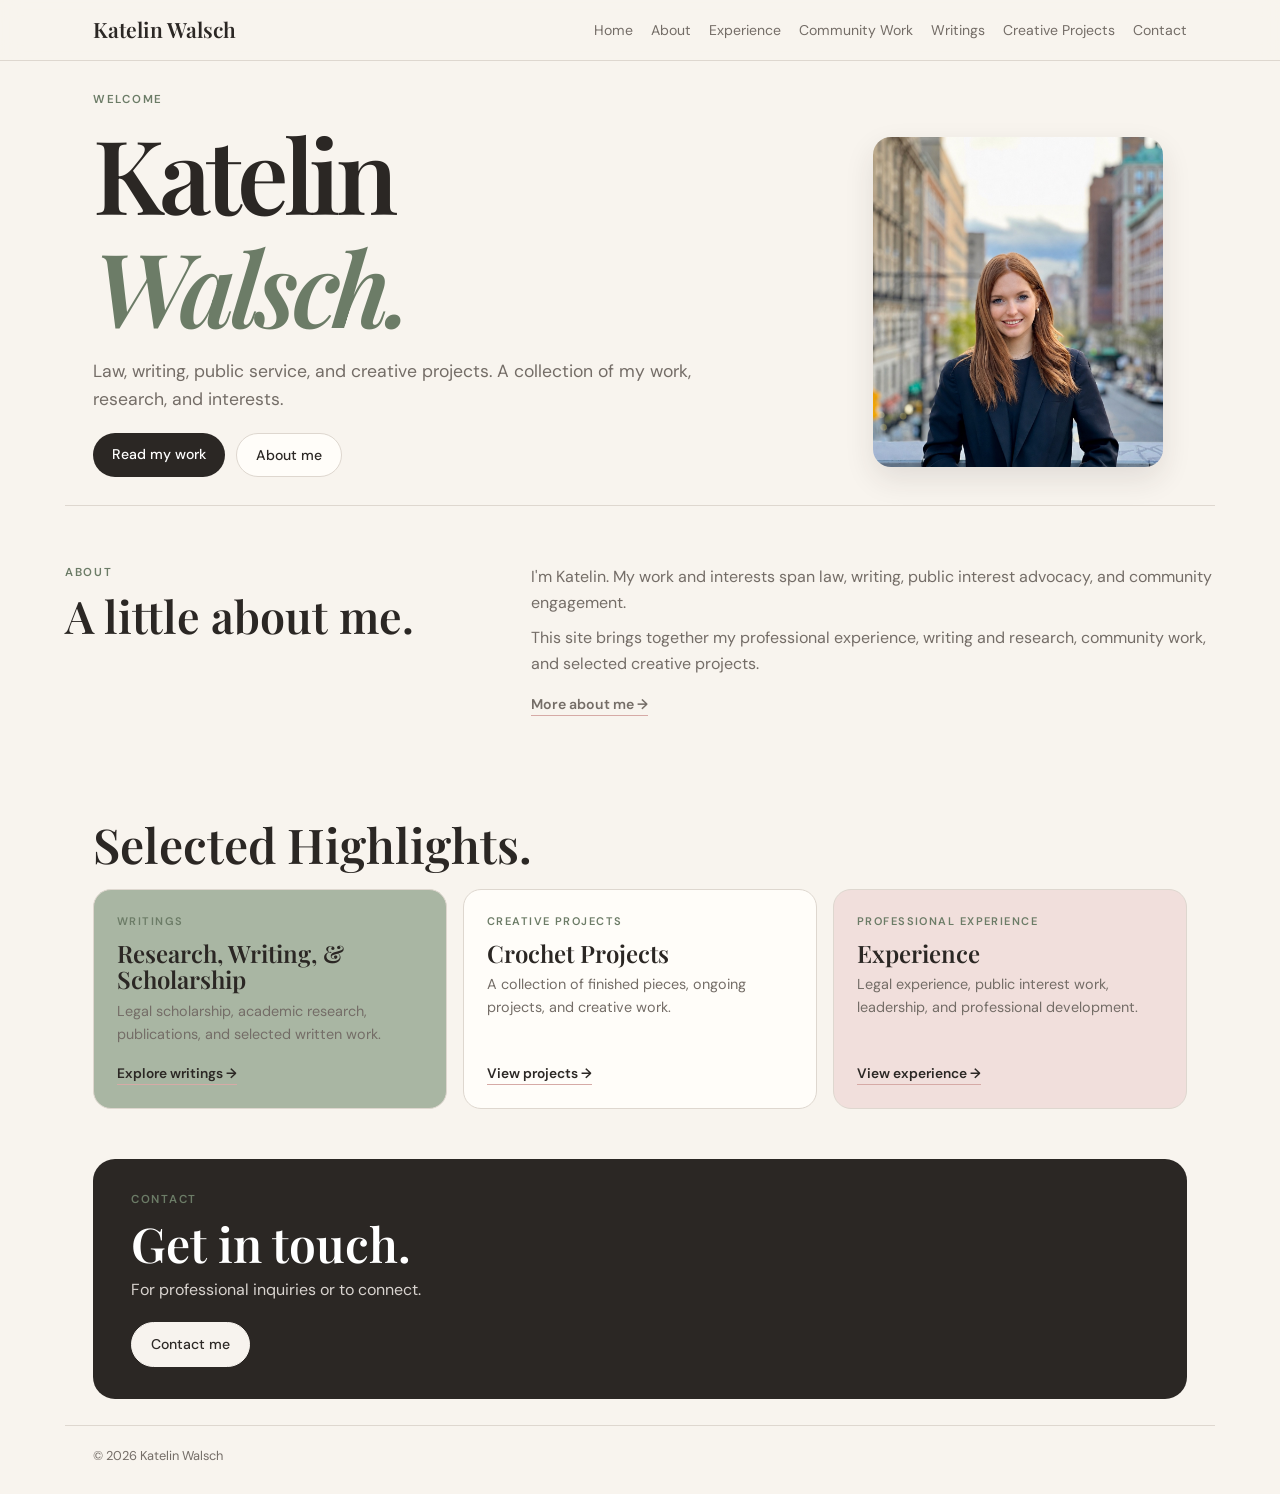
<file: index.html>
<!DOCTYPE html>
<html lang="en">
<head>
  <meta charset="UTF-8" />
  <meta name="viewport" content="width=device-width, initial-scale=1.0" />

  <title>Katelin Walsch</title>

  <meta
    name="description"
    content="Katelin Walsch — law, writing, public service, and creative projects."
  />

  <link rel="preconnect" href="https://fonts.googleapis.com" />
  <link rel="preconnect" href="https://fonts.gstatic.com" crossorigin />

  <link
    href="https://fonts.googleapis.com/css2?family=DM+Sans:wght@400;500;600&family=Playfair+Display:ital,wght@0,600;1,500&display=swap"
    rel="stylesheet"
  />

  <link rel="stylesheet" href="styles.css" />
</head>

<body>

  <nav>
    <div class="nav-inner">

      <a href="index.html" class="brand">
        Katelin Walsch
      </a>

      <ul class="nav-links">
        <li><a href="index.html">Home</a></li>
        <li><a href="about.html">About</a></li>
        <li><a href="experience.html">Experience</a></li>
        <li><a href="community.html">Community Work</a></li>
        <li><a href="writings.html">Writings</a></li>
        <li><a href="creative.html">Creative Projects</a></li>
        <li><a href="contact.html">Contact</a></li>
      </ul>

    </div>
  </nav>


  <main>

    <!-- HERO -->

    <section class="section hero">

      <div class="hero-grid">

        <div class="hero-inner">

          <div class="eyebrow">
            Welcome
          </div>

          <h1>
            Katelin<br />
            <span>Walsch.</span>
          </h1>

          <p class="hero-copy">
            Law, writing, public service, and creative projects.
            A collection of my work, research, and interests.
          </p>

          <div class="hero-buttons">

            <a
              href="writings.html"
              class="button button-dark"
            >
              Read my work
            </a>

            <a
              href="about.html"
              class="button button-light"
            >
              About me
            </a>

          </div>

        </div>


        <div class="hero-photo-wrap">

          <img
            src="headshot.jpeg"
            alt="Katelin Walsch"
            class="hero-photo"
          />

        </div>

      </div>

    </section>


    <!-- ABOUT -->

    <section class="section about-section">

      <div class="intro-grid">

        <div>

          <div class="eyebrow">
            About
          </div>

          <h2>
            A little about me.
          </h2>

        </div>


        <div class="intro-copy">

          <p>
            I'm Katelin. My work and interests span law, writing,
            public interest advocacy, and community engagement.
          </p>

          <p>
            This site brings together my professional experience,
            writing and research, community work, and selected
            creative projects.
          </p>

          <a
            href="about.html"
            class="text-link"
          >
            More about me →
          </a>

        </div>

      </div>

    </section>


    <!-- SELECTED HIGHLIGHTS -->

    <section class="section highlights-section">

      <h2>
        Selected Highlights.
      </h2>


      <div class="highlight-grid">

        <!-- WRITINGS -->

        <article class="highlight-card writing-card">

          <div>

            <div class="card-label">
              Writings
            </div>

            <h3>
              Research, Writing, &amp; Scholarship
            </h3>

            <p>
              Legal scholarship, academic research,
              publications, and selected written work.
            </p>

          </div>

          <a
            href="writings.html"
            class="card-link"
          >
            Explore writings →
          </a>

        </article>


        <!-- CREATIVE PROJECTS -->

        <article class="highlight-card crochet-card">

          <div>

            <div class="card-label">
              Creative Projects
            </div>

            <h3>
              Crochet Projects
            </h3>

            <p>
              A collection of finished pieces,
              ongoing projects, and creative work.
            </p>

          </div>

          <a
            href="crochet.html"
            class="card-link"
          >
            View projects →
          </a>

        </article>


        <!-- EXPERIENCE -->

        <article class="highlight-card accomplishments-card">

          <div>

            <div class="card-label">
              Professional Experience
            </div>

            <h3>
              Experience
            </h3>

            <p>
              Legal experience, public interest work,
              leadership, and professional development.
            </p>

          </div>

          <a
            href="experience.html"
            class="card-link"
          >
            View experience →
          </a>

        </article>

      </div>

    </section>


    <!-- CONTACT -->

    <section class="section contact-section">

      <div class="contact-panel">

        <div class="eyebrow">
          Contact
        </div>

        <h2>
          Get in touch.
        </h2>

        <p>
          For professional inquiries or to connect.
        </p>

        <div class="hero-buttons">

          <a
            href="contact.html"
            class="button button-light"
          >
            Contact me
          </a>

        </div>

      </div>

    </section>

  </main>


  <footer>
    <span>
      © 2026 Katelin Walsch
    </span>
  </footer>

</body>
</html>
</file>
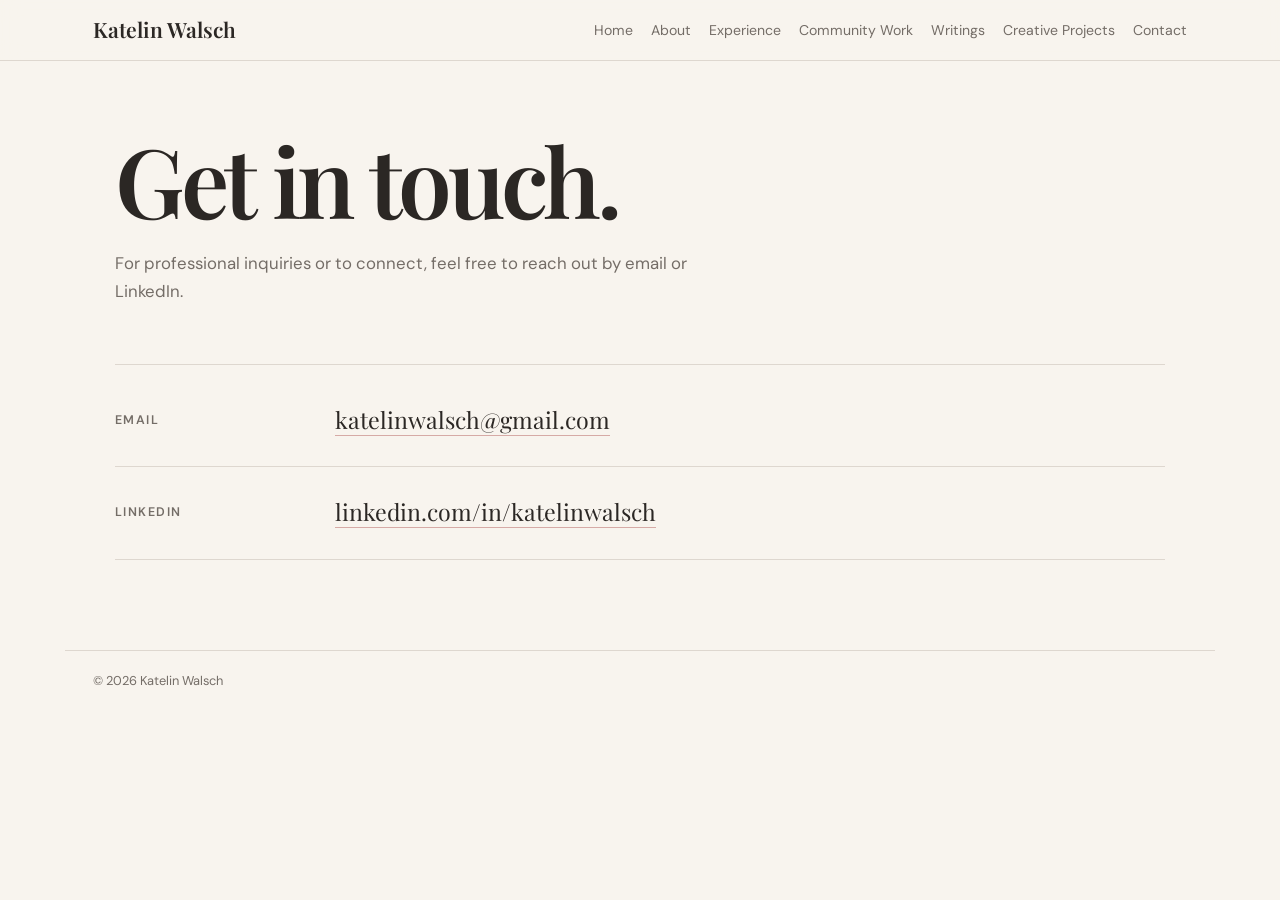
<file: contact.html>
<!DOCTYPE html>
<html lang="en">

<head>
  <meta charset="UTF-8" />
  <meta name="viewport" content="width=device-width, initial-scale=1.0" />

  <title>Contact | Katelin Walsch</title>

  <meta
    name="description"
    content="Contact Katelin Walsch."
  />

  <link rel="preconnect" href="https://fonts.googleapis.com" />
  <link rel="preconnect" href="https://fonts.gstatic.com" crossorigin />

  <link
    href="https://fonts.googleapis.com/css2?family=DM+Sans:wght@400;500;600&family=Playfair+Display:ital,wght@0,600;1,500&display=swap"
    rel="stylesheet"
  />

  <link rel="stylesheet" href="styles.css" />
</head>


<body>

  <!-- NAVIGATION -->

  <nav>

    <div class="nav-inner">

      <a href="index.html" class="brand">
        Katelin Walsch
      </a>

      <ul class="nav-links">

        <li><a href="index.html">Home</a></li>
        <li><a href="about.html">About</a></li>
        <li><a href="experience.html">Experience</a></li>
        <li><a href="community.html">Community Work</a></li>
        <li><a href="writings.html">Writings</a></li>
        <li><a href="creative.html">Creative Projects</a></li>
        <li><a href="contact.html">Contact</a></li>

      </ul>

    </div>

  </nav>


  <!-- MAIN -->

  <main class="contact-main">


    <section class="contact-hero">

      <h1>Get in touch.</h1>

      <p>
        For professional inquiries or to connect, feel free to reach out by
        email or LinkedIn.
      </p>

    </section>


    <section class="contact-details">


      <!-- EMAIL -->

      <div class="contact-row">

        <div class="contact-label">
          Email
        </div>

        <div class="contact-value">

          <a href="mailto:katelinwalsch@gmail.com">
            katelinwalsch@gmail.com
          </a>

        </div>

      </div>


      <!-- LINKEDIN -->

      <div class="contact-row">

        <div class="contact-label">
          LinkedIn
        </div>

        <div class="contact-value">

          <a
            href="https://www.linkedin.com/in/katelinwalsch/"
            target="_blank"
            rel="noopener noreferrer"
          >
            linkedin.com/in/katelinwalsch
          </a>

        </div>

      </div>


    </section>


  </main>


  <!-- FOOTER -->

  <footer>
    <span>© 2026 Katelin Walsch</span>
  </footer>


</body>

</html>
</file>
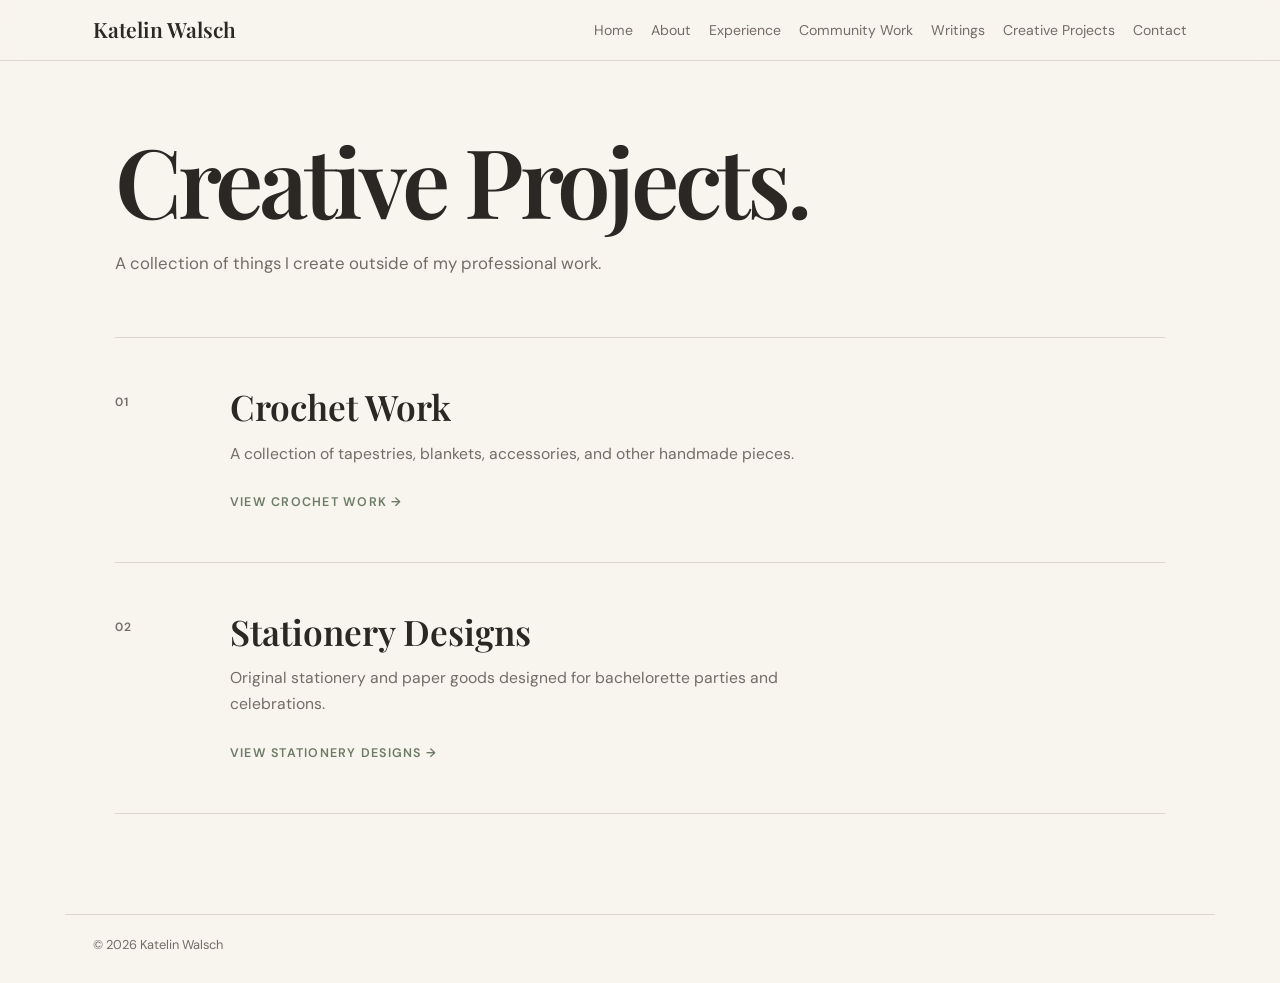
<file: creative.html>
<!DOCTYPE html>
<html lang="en">

<head>
  <meta charset="UTF-8" />
  <meta name="viewport" content="width=device-width, initial-scale=1.0" />

  <title>Creative Projects | Katelin Walsch</title>

  <meta
    name="description"
    content="Creative projects by Katelin Walsch, including crochet work and stationery design."
  />

  <link rel="preconnect" href="https://fonts.googleapis.com" />
  <link rel="preconnect" href="https://fonts.gstatic.com" crossorigin />

  <link
    href="https://fonts.googleapis.com/css2?family=DM+Sans:wght@400;500;600&family=Playfair+Display:ital,wght@0,600;1,500&display=swap"
    rel="stylesheet"
  />

  <link rel="stylesheet" href="styles.css" />
</head>


<body>

  <!-- NAVIGATION -->

  <nav>

    <div class="nav-inner">

      <a href="index.html" class="brand">
        Katelin Walsch
      </a>

      <ul class="nav-links">

        <li><a href="index.html">Home</a></li>
        <li><a href="about.html">About</a></li>
        <li><a href="experience.html">Experience</a></li>
        <li><a href="community.html">Community Work</a></li>
        <li><a href="writings.html">Writings</a></li>
        <li><a href="creative.html">Creative Projects</a></li>
        <li><a href="contact.html">Contact</a></li>

      </ul>

    </div>

  </nav>


  <!-- MAIN -->

  <main class="creative-main">


    <!-- PAGE HEADER -->

    <section class="creative-hero">

      <h1>Creative Projects.</h1>

      <p>
        A collection of things I create outside of my professional work.
      </p>

    </section>


    <!-- CREATIVE CATEGORIES -->

    <section class="creative-options">


      <!-- CROCHET -->

      <a href="crochet.html" class="creative-option">

        <div class="creative-number">
          01
        </div>

        <div class="creative-option-content">

          <h2>Crochet Work</h2>

          <p>
            A collection of tapestries, blankets, accessories, and other
            handmade pieces.
          </p>

          <span class="creative-link">
            View Crochet Work →
          </span>

        </div>

      </a>


      <!-- STATIONERY -->

      <a href="stationery.html" class="creative-option">

        <div class="creative-number">
          02
        </div>

        <div class="creative-option-content">

          <h2>Stationery Designs</h2>

          <p>
            Original stationery and paper goods designed for bachelorette
            parties and celebrations.
          </p>

          <span class="creative-link">
            View Stationery Designs →
          </span>

        </div>

      </a>


    </section>


  </main>


  <!-- FOOTER -->

  <footer>
    <span>© 2026 Katelin Walsch</span>
  </footer>


</body>

</html>
</file>
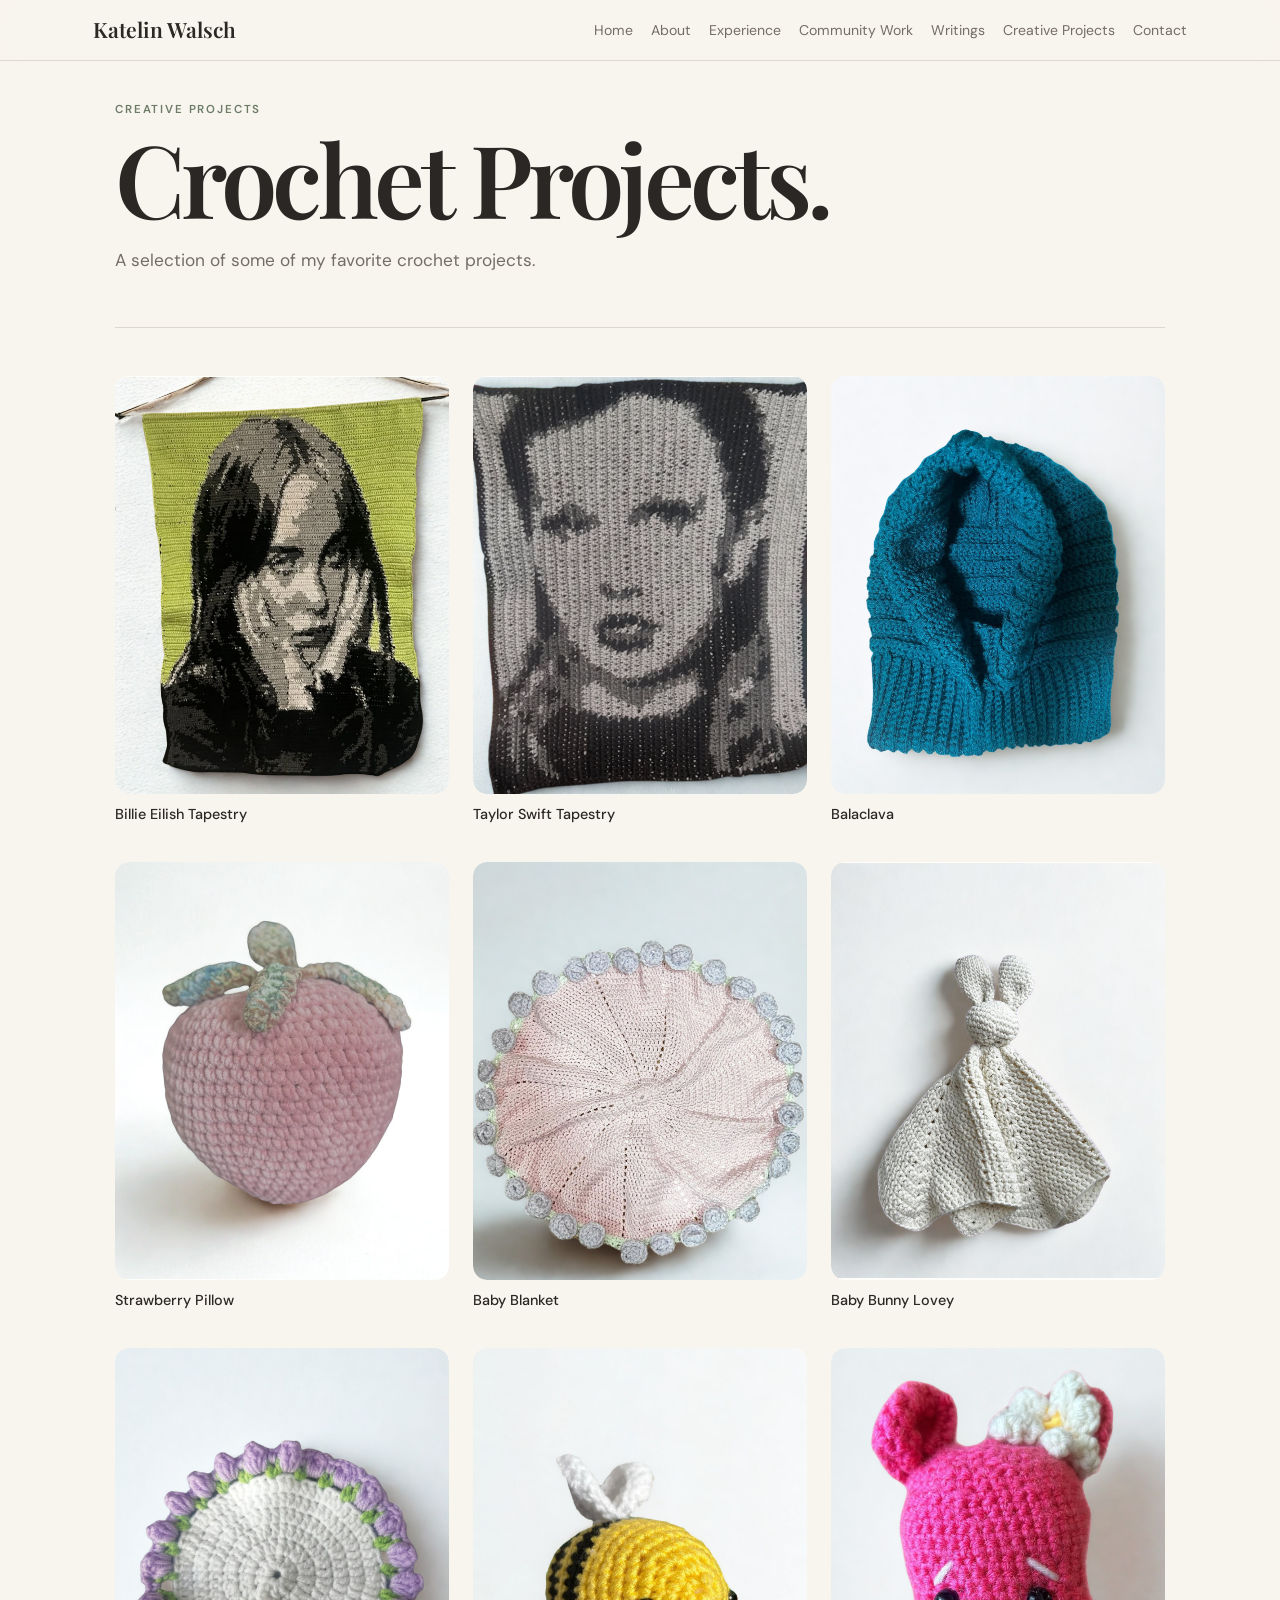
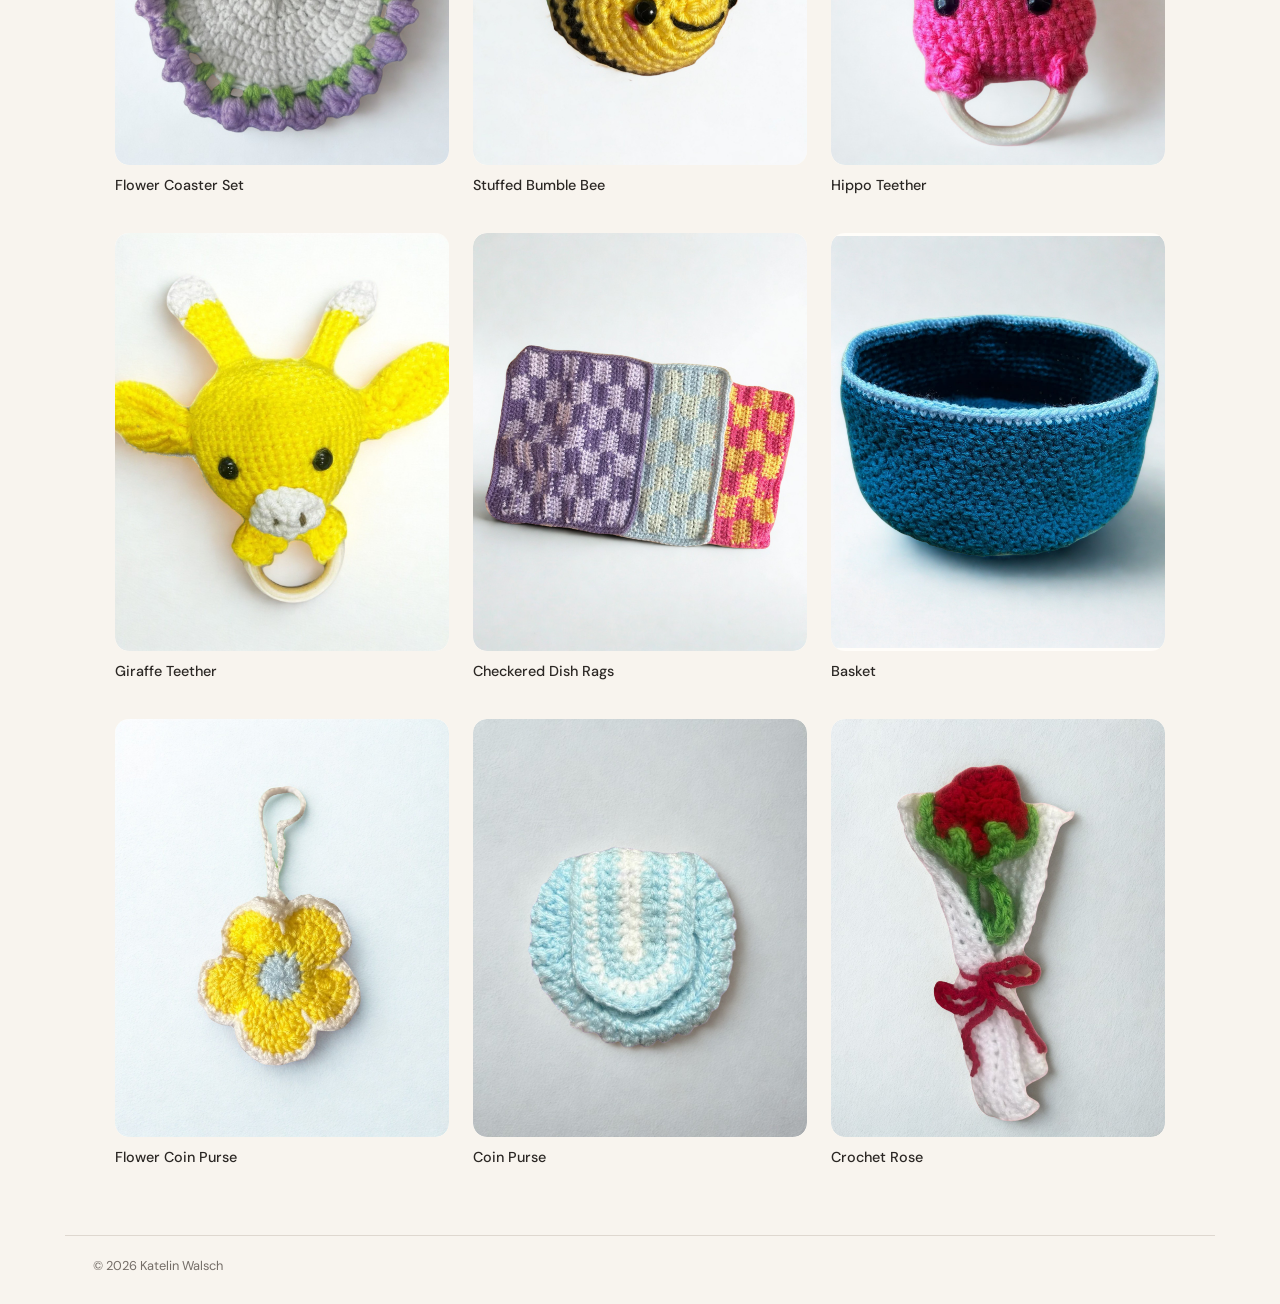
<file: crochet.html>
<!DOCTYPE html>
<html lang="en">
<head>
  <meta charset="UTF-8" />
  <meta name="viewport" content="width=device-width, initial-scale=1.0" />

  <title>Crochet | Katelin Walsch</title>

  <meta
    name="description"
    content="Selected crochet projects by Katelin Walsch."
  />

  <link rel="preconnect" href="https://fonts.googleapis.com" />
  <link rel="preconnect" href="https://fonts.gstatic.com" crossorigin />

  <link
    href="https://fonts.googleapis.com/css2?family=DM+Sans:wght@400;500;600&family=Playfair+Display:ital,wght@0,600;1,500&display=swap"
    rel="stylesheet"
  />

  <link rel="stylesheet" href="styles.css" />
</head>

<body>

  <nav>
    <div class="nav-inner">

      <a href="index.html" class="brand">
        Katelin Walsch
      </a>

      <ul class="nav-links">
        <li><a href="index.html">Home</a></li>
        <li><a href="about.html">About</a></li>
        <li><a href="experience.html">Experience</a></li>
        <li><a href="community.html">Community Work</a></li>
        <li><a href="writings.html">Writings</a></li>
        <li><a href="creative.html">Creative Projects</a></li>
        <li><a href="contact.html">Contact</a></li>
      </ul>

    </div>
  </nav>


  <main class="crochet-gallery-main">

    <!-- PAGE INTRO -->

    <section class="crochet-gallery-hero">

      <div class="crochet-gallery-kicker">
        Creative Projects
      </div>

      <h1>
        Crochet Projects.
      </h1>

      <p>
        A selection of some of my favorite crochet projects.
      </p>

    </section>


    <!-- GALLERY -->

    <section class="crochet-gallery-section">

      <div class="crochet-gallery-grid">


        <!-- 1 — BILLIE EILISH -->

        <figure class="gallery-project">

          <div class="gallery-image-wrap">
            <img
              src="Billie Elish Tapestry.jpg"
              alt="Billie Eilish crochet tapestry"
            />
          </div>

          <figcaption>
            Billie Eilish Tapestry
          </figcaption>

        </figure>


        <!-- 2 — TAYLOR SWIFT -->

        <figure class="gallery-project">

          <div class="gallery-image-wrap">
            <img
              src="Taylor Swift Tapestry.jpg"
              alt="Taylor Swift crochet tapestry"
            />
          </div>

          <figcaption>
            Taylor Swift Tapestry
          </figcaption>

        </figure>


        <!-- 3 — BALACLAVA -->

        <figure class="gallery-project">

          <div class="gallery-image-wrap">
            <img
              src="balaclavas.jpg"
              alt="Crochet balaclava"
            />
          </div>

          <figcaption>
            Balaclava
          </figcaption>

        </figure>


        <!-- 4 — STRAWBERRY PILLOW -->

        <figure class="gallery-project">

          <div class="gallery-image-wrap">
            <img
              src="Strawberry Plush Pillow.jpg"
              alt="Crochet strawberry pillow"
            />
          </div>

          <figcaption>
            Strawberry Pillow
          </figcaption>

        </figure>


        <!-- 5 — BABY BLANKET -->

        <figure class="gallery-project">

          <div class="gallery-image-wrap">
            <img
              src="Flower Baby Blanket.jpg"
              alt="Crochet flower baby blanket"
            />
          </div>

          <figcaption>
            Baby Blanket
          </figcaption>

        </figure>


        <!-- 6 — BABY LOVEY -->

        <figure class="gallery-project">

          <div class="gallery-image-wrap">
            <img
              src="Baby Bunny Lovey.jpg"
              alt="Crochet baby bunny lovey"
            />
          </div>

          <figcaption>
            Baby Bunny Lovey
          </figcaption>

        </figure>


        <!-- 7 — COASTER SET -->

        <figure class="gallery-project">

          <div class="gallery-image-wrap">
            <img
              src="Flower Coaster Swet.jpg"
              alt="Crochet flower coaster set"
            />
          </div>

          <figcaption>
            Flower Coaster Set
          </figcaption>

        </figure>


        <!-- 8 — BUMBLE BEE -->

        <figure class="gallery-project">

          <div class="gallery-image-wrap">
            <img
              src="Stuffed Bumble Bee.jpg"
              alt="Crochet stuffed bumble bee"
            />
          </div>

          <figcaption>
            Stuffed Bumble Bee
          </figcaption>

        </figure>


        <!-- 9 — HIPPO TEETHER -->

        <figure class="gallery-project">

          <div class="gallery-image-wrap">
            <img
              src="Baby Hippo Teether.jpg"
              alt="Crochet baby hippo teether"
            />
          </div>

          <figcaption>
            Hippo Teether
          </figcaption>

        </figure>


        <!-- 10 — GIRAFFE TEETHER -->

        <figure class="gallery-project">

          <div class="gallery-image-wrap">
            <img
              src="Giraffe Teether.jpg"
              alt="Crochet giraffe teether"
            />
          </div>

          <figcaption>
            Giraffe Teether
          </figcaption>

        </figure>


        <!-- 11 — DISH RAGS -->

        <figure class="gallery-project">

          <div class="gallery-image-wrap">
            <img
              src="Checkered Dish Rags.jpg"
              alt="Crochet checkered dish rags"
            />
          </div>

          <figcaption>
            Checkered Dish Rags
          </figcaption>

        </figure>


        <!-- 12 — BASKET -->

        <figure class="gallery-project">

          <div class="gallery-image-wrap">
            <img
              src="Basket.jpg"
              alt="Crochet basket"
            />
          </div>

          <figcaption>
            Basket
          </figcaption>

        </figure>


        <!-- 13 — FLOWER COIN PURSE -->

        <figure class="gallery-project">

          <div class="gallery-image-wrap">
            <img
              src="Flower Coin Purse.jpg"
              alt="Crochet flower coin purse"
            />
          </div>

          <figcaption>
            Flower Coin Purse
          </figcaption>

        </figure>


        <!-- 14 — COIN PURSE -->

        <figure class="gallery-project">

          <div class="gallery-image-wrap">
            <img
              src="Coin Purse.jpg"
              alt="Crochet coin purse"
            />
          </div>

          <figcaption>
            Coin Purse
          </figcaption>

        </figure>


        <!-- 15 — ROSE -->

        <figure class="gallery-project">

          <div class="gallery-image-wrap">
            <img
              src="Rose.jpg"
              alt="Crochet rose"
            />
          </div>

          <figcaption>
            Crochet Rose
          </figcaption>

        </figure>


      </div>

    </section>

  </main>


  <footer>
    © 2026 Katelin Walsch
  </footer>

</body>
</html>
</file>
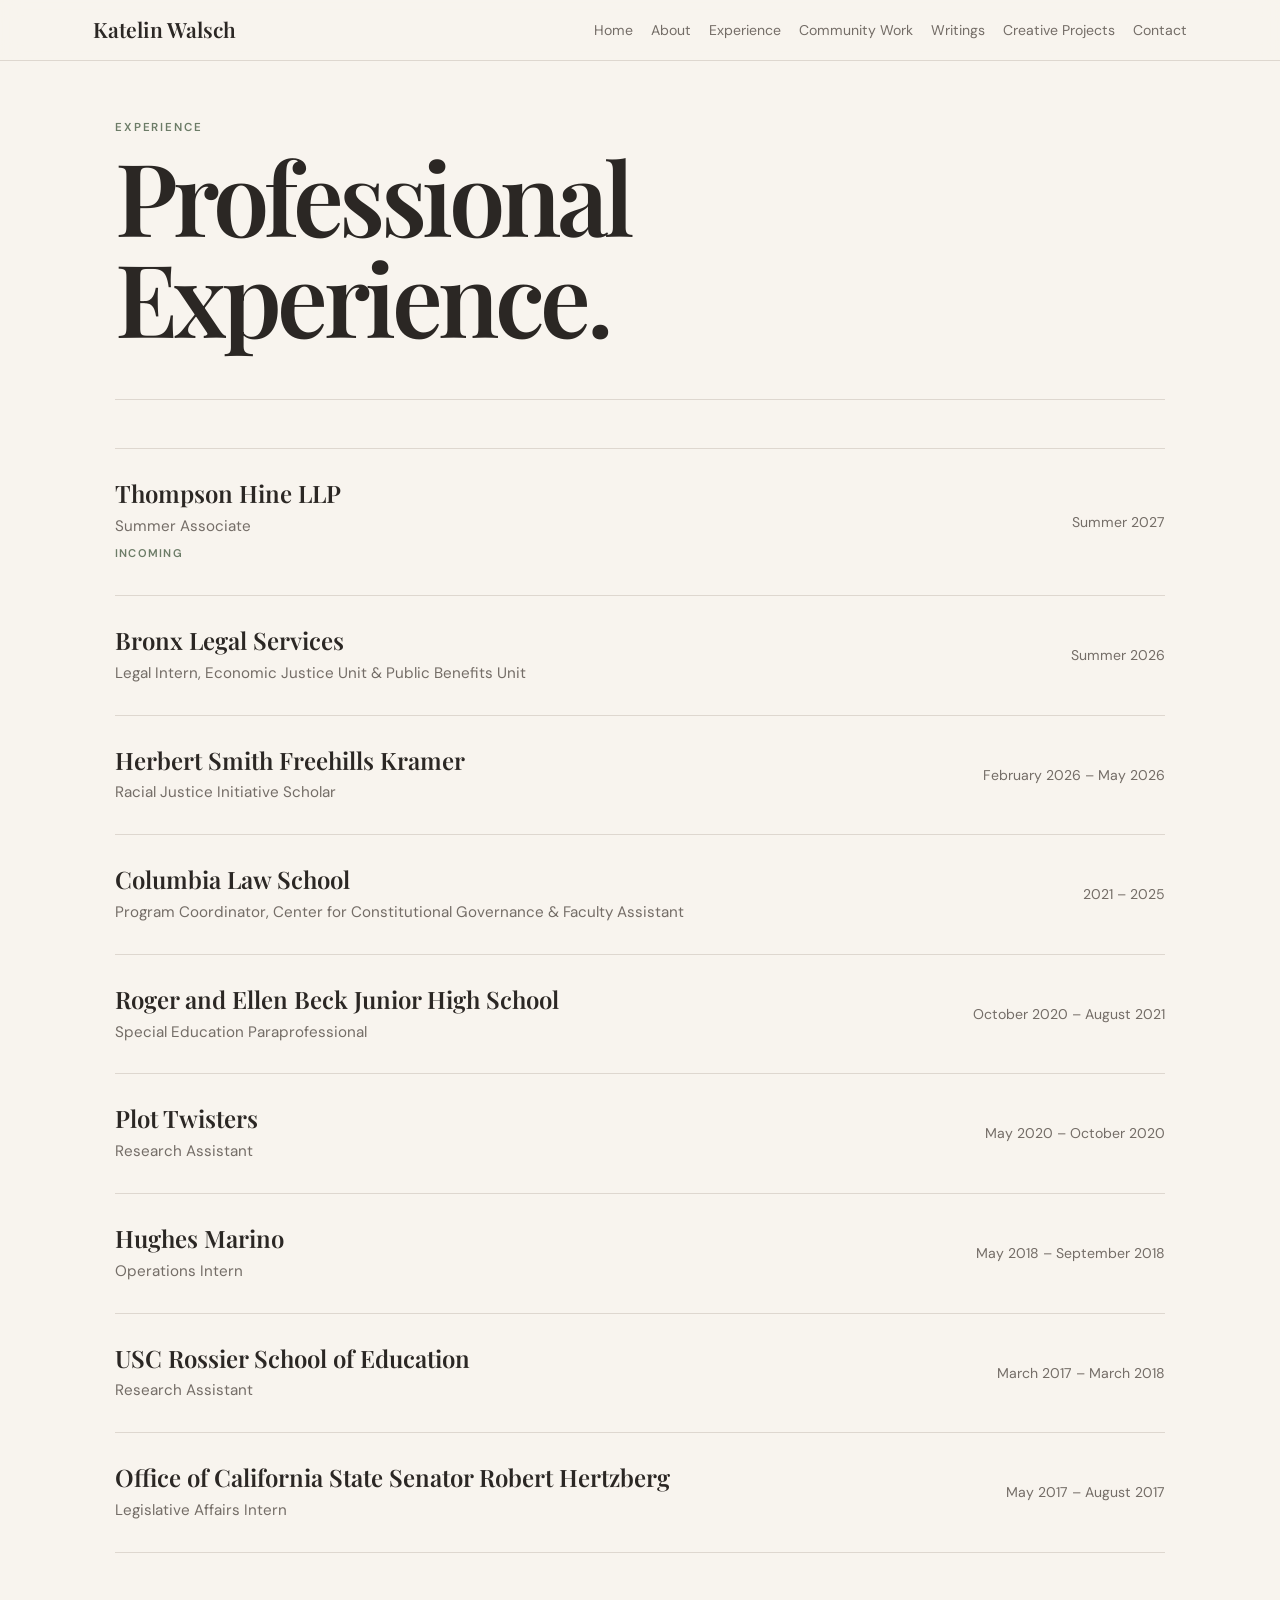
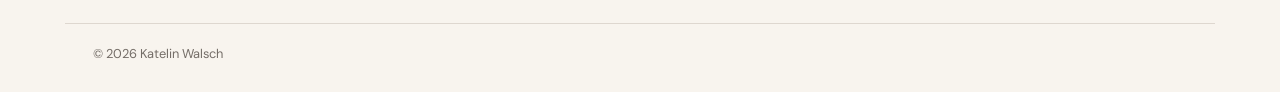
<file: experience.html>
<!DOCTYPE html>
<html lang="en">
<head>
  <meta charset="UTF-8" />
  <meta name="viewport" content="width=device-width, initial-scale=1.0" />

  <title>Experience | Katelin Walsch</title>

  <meta
    name="description"
    content="Professional experience of Katelin Walsch."
  />

  <link rel="preconnect" href="https://fonts.googleapis.com" />
  <link rel="preconnect" href="https://fonts.gstatic.com" crossorigin />

  <link
    href="https://fonts.googleapis.com/css2?family=DM+Sans:wght@400;500;600&family=Playfair+Display:ital,wght@0,600;1,500&display=swap"
    rel="stylesheet"
  />

  <link rel="stylesheet" href="styles.css" />
</head>

<body>

  <nav>
    <div class="nav-inner">

      <a href="index.html" class="brand">
        Katelin Walsch
      </a>

      <ul class="nav-links">
        <li><a href="index.html">Home</a></li>
        <li><a href="about.html">About</a></li>
        <li><a href="experience.html">Experience</a></li>
        <li><a href="community.html">Community Work</a></li>
        <li><a href="writings.html">Writings</a></li>
        <li><a href="creative.html">Creative Projects</a></li>
        <li><a href="contact.html">Contact</a></li>
      </ul>

    </div>
  </nav>


  <main class="experience-main">

    <!-- INTRO -->

    <section class="experience-hero">

      <div class="experience-kicker">
        Experience
      </div>

      <h1>
        Professional Experience.
      </h1>

    </section>


    <!-- EXPERIENCE LIST -->

    <section class="experience-section">

      <div class="experience-list">


        <!-- THOMPSON HINE -->

        <article class="experience-row">

          <div class="experience-info">

            <h2>Thompson Hine LLP</h2>

            <p class="experience-title">
              Summer Associate
            </p>

            <p class="experience-note">
              Incoming
            </p>

          </div>

          <div class="experience-date">
            Summer 2027
          </div>

        </article>


        <!-- BRONX LEGAL SERVICES -->

        <article class="experience-row">

          <div class="experience-info">

            <h2>Bronx Legal Services</h2>

            <p class="experience-title">
              Legal Intern, Economic Justice Unit & Public Benefits Unit
            </p>

          </div>

          <div class="experience-date">
            Summer 2026
          </div>

        </article>


        <!-- HERBERT SMITH FREEHILLS KRAMER -->

        <article class="experience-row">

          <div class="experience-info">

            <h2>Herbert Smith Freehills Kramer</h2>

            <p class="experience-title">
              Racial Justice Initiative Scholar
            </p>

          </div>

          <div class="experience-date">
            February 2026 – May 2026
          </div>

        </article>


        <!-- COLUMBIA LAW SCHOOL -->

        <article class="experience-row">

          <div class="experience-info">

            <h2>Columbia Law School</h2>

            <p class="experience-title">
              Program Coordinator, Center for Constitutional Governance & Faculty Assistant
            </p>

          </div>

          <div class="experience-date">
            2021 – 2025
          </div>

        </article>


        <!-- BECK JUNIOR HIGH -->

        <article class="experience-row">

          <div class="experience-info">

            <h2>Roger and Ellen Beck Junior High School</h2>

            <p class="experience-title">
              Special Education Paraprofessional
            </p>

          </div>

          <div class="experience-date">
            October 2020 – August 2021
          </div>

        </article>


        <!-- PLOT TWISTERS -->

        <article class="experience-row">

          <div class="experience-info">

            <h2>Plot Twisters</h2>

            <p class="experience-title">
              Research Assistant
            </p>

          </div>

          <div class="experience-date">
            May 2020 – October 2020
          </div>

        </article>


        <!-- HUGHES MARINO -->

        <article class="experience-row">

          <div class="experience-info">

            <h2>Hughes Marino</h2>

            <p class="experience-title">
              Operations Intern
            </p>

          </div>

          <div class="experience-date">
            May 2018 – September 2018
          </div>

        </article>


        <!-- USC ROSSIER -->

        <article class="experience-row">

          <div class="experience-info">

            <h2>USC Rossier School of Education</h2>

            <p class="experience-title">
              Research Assistant
            </p>

          </div>

          <div class="experience-date">
            March 2017 – March 2018
          </div>

        </article>


        <!-- SENATOR HERTZBERG -->

        <article class="experience-row">

          <div class="experience-info">

            <h2>Office of California State Senator Robert Hertzberg</h2>

            <p class="experience-title">
              Legislative Affairs Intern
            </p>

          </div>

          <div class="experience-date">
            May 2017 – August 2017
          </div>

        </article>


      </div>

    </section>

  </main>


  <footer>
    © 2026 Katelin Walsch
  </footer>

</body>
</html>
</file>
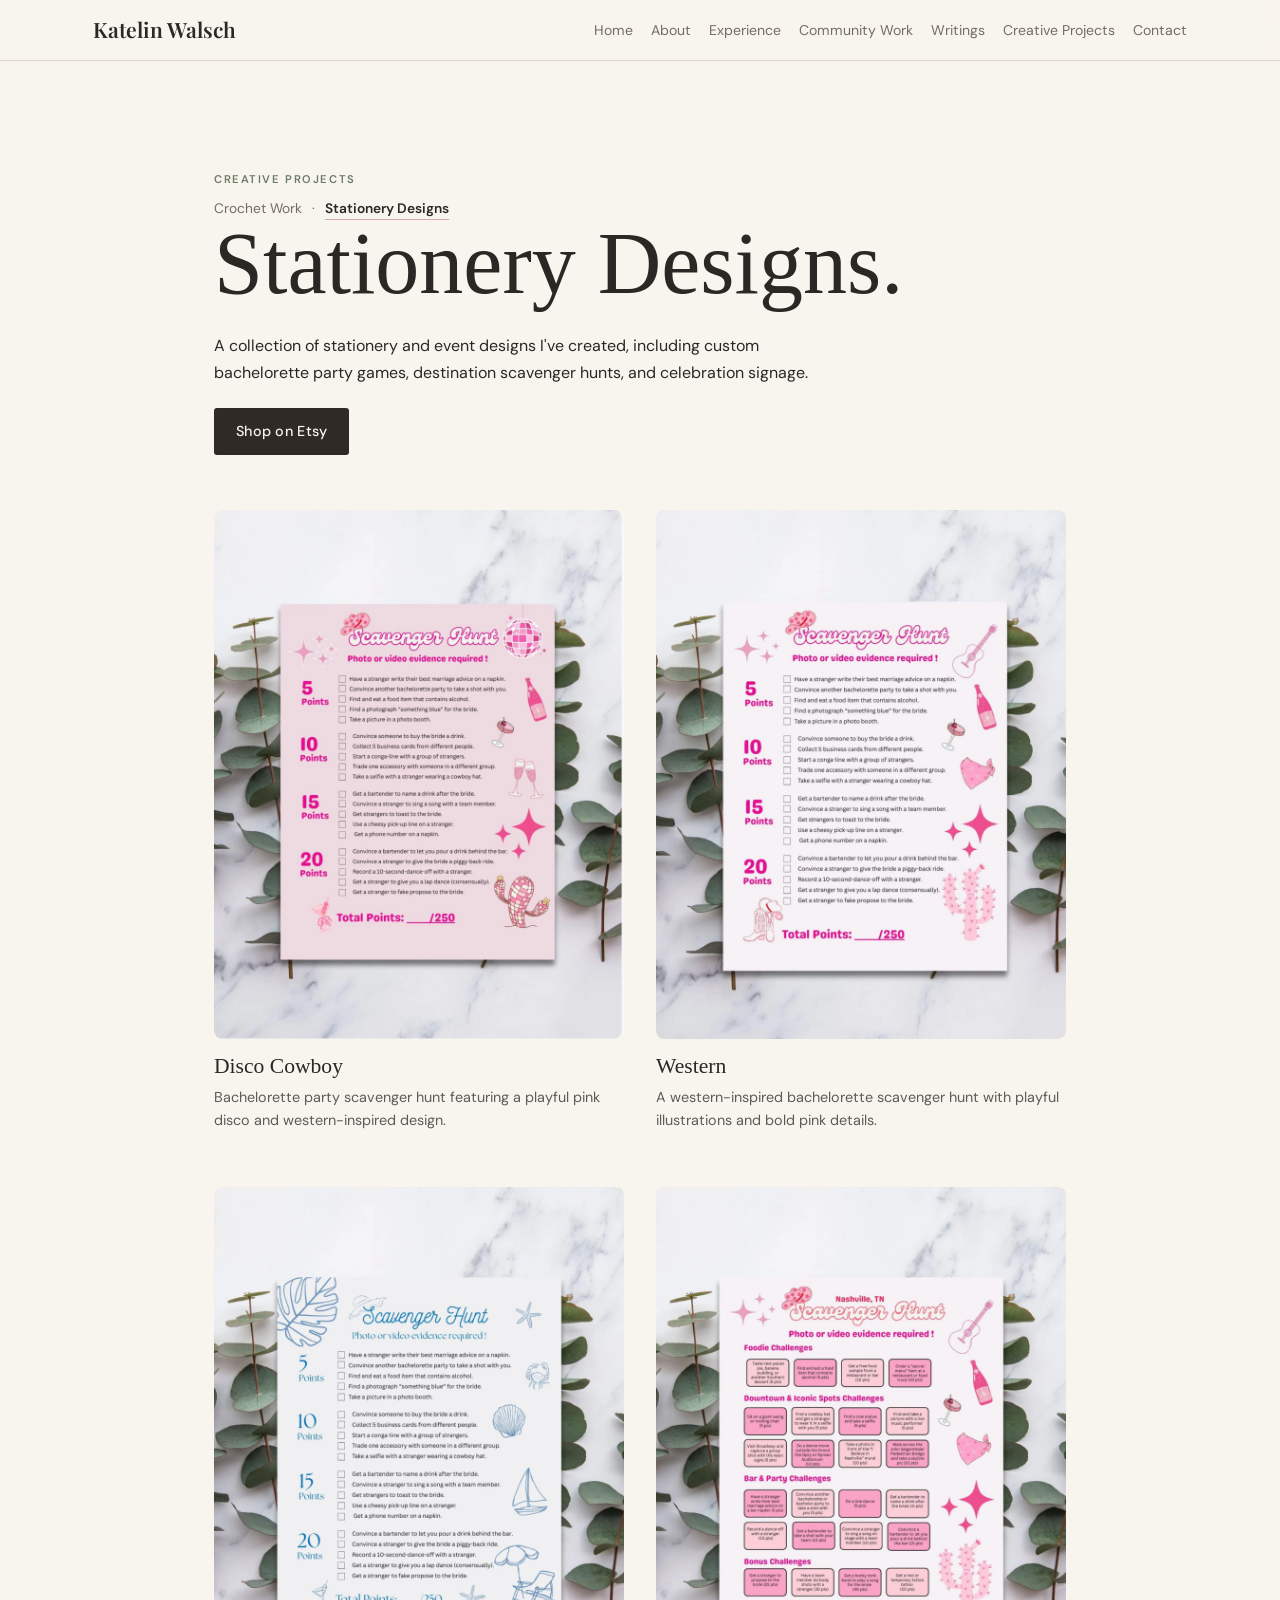
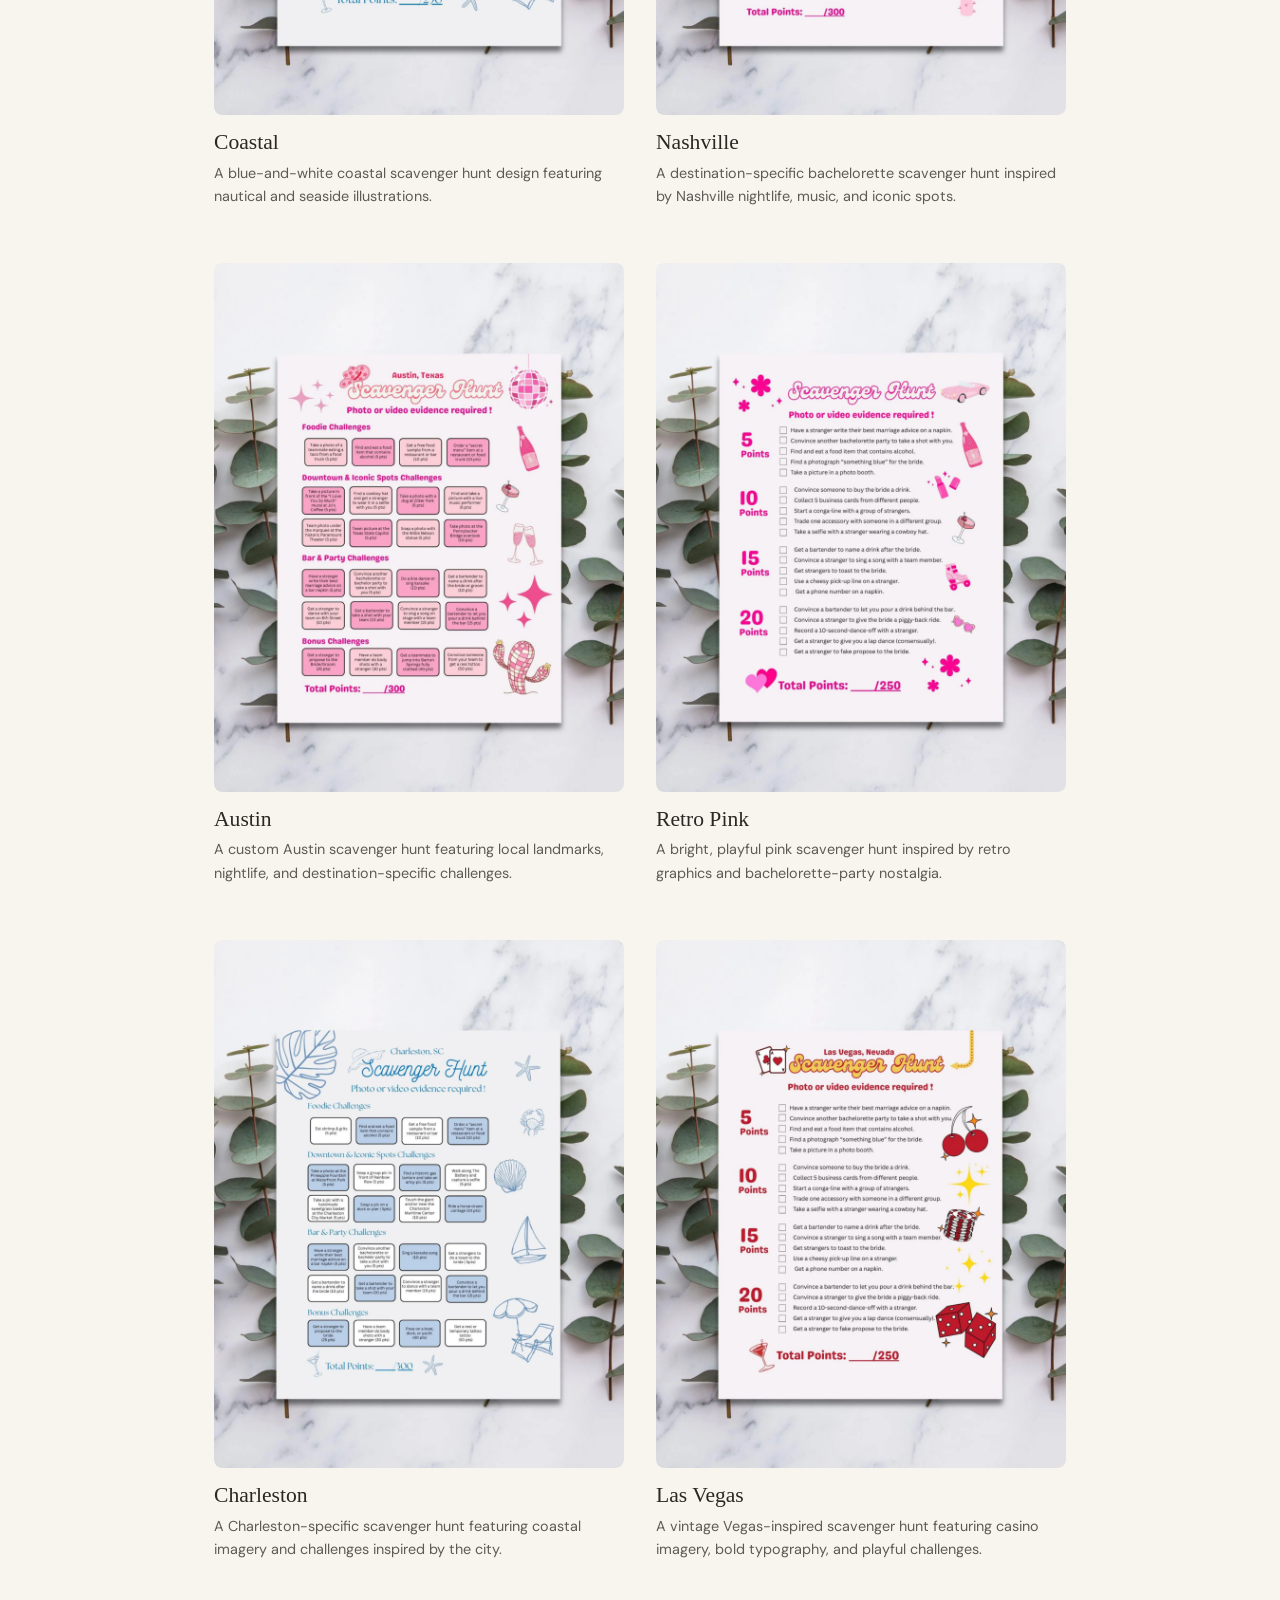
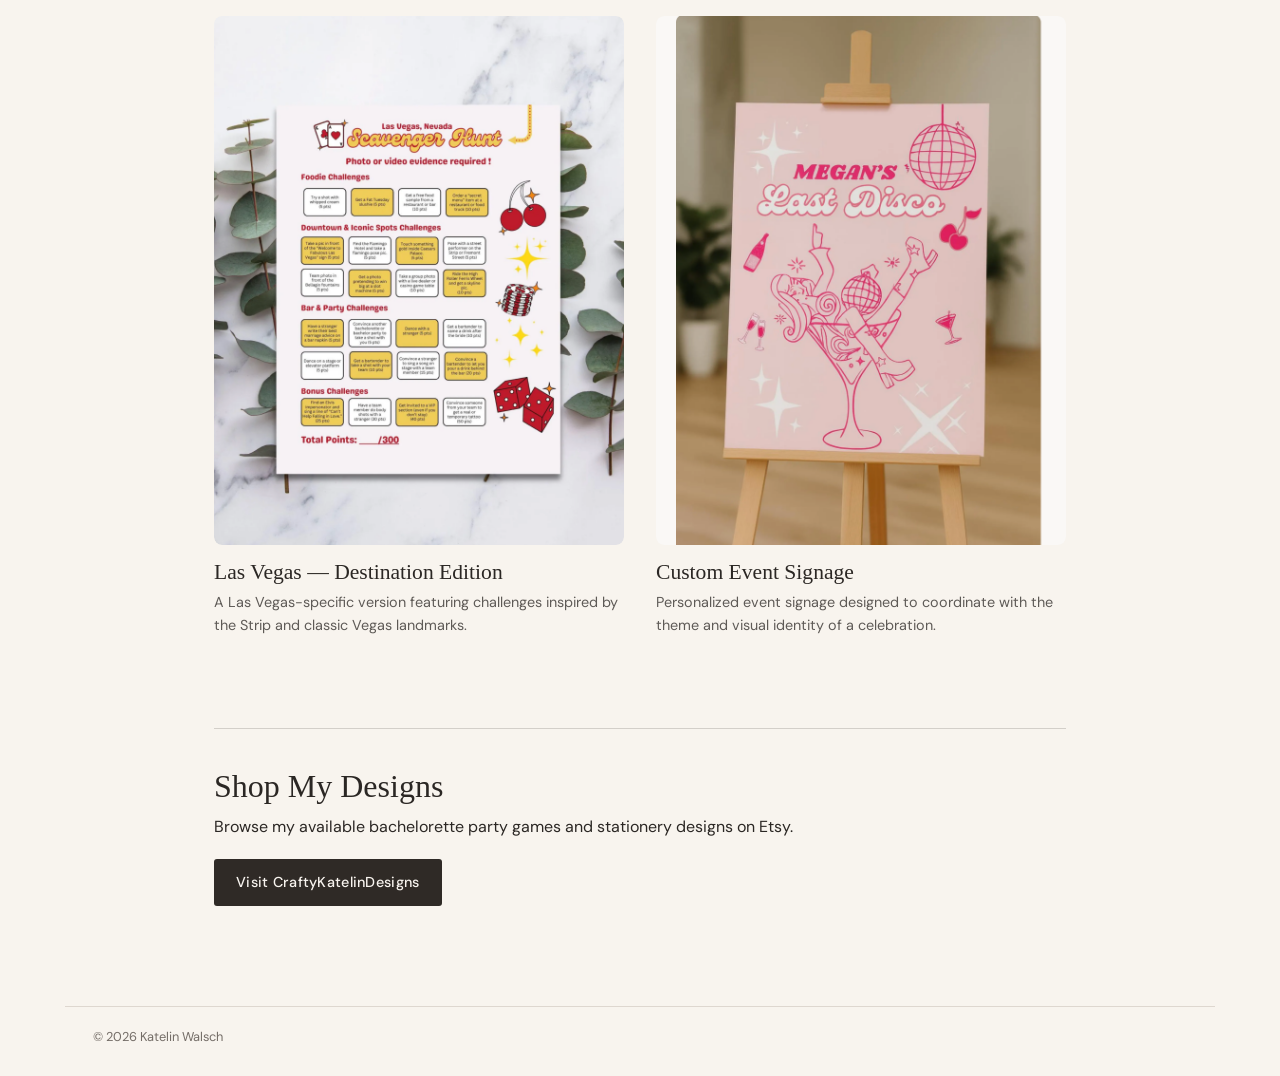
<file: stationery.html>
<!DOCTYPE html>
<html lang="en">

<head>
  <meta charset="UTF-8" />
  <meta name="viewport" content="width=device-width, initial-scale=1.0" />

  <title>Stationery Designs | Katelin Walsch</title>

  <meta
    name="description"
    content="Selected stationery and event designs by Katelin Walsch."
  />

  <link rel="preconnect" href="https://fonts.googleapis.com" />
  <link rel="preconnect" href="https://fonts.gstatic.com" crossorigin />

  <link
    href="https://fonts.googleapis.com/css2?family=DM+Sans:wght@400;500;600&family=Playfair+Display:ital,wght@0,600;1,500&display=swap"
    rel="stylesheet"
  />

  <link rel="stylesheet" href="styles.css" />
</head>


<body>

  <!-- MAIN NAVIGATION -->

  <nav>

    <div class="nav-inner">

      <a href="index.html" class="brand">
        Katelin Walsch
      </a>

      <ul class="nav-links">

        <li><a href="index.html">Home</a></li>
        <li><a href="about.html">About</a></li>
        <li><a href="experience.html">Experience</a></li>
        <li><a href="community.html">Community Work</a></li>
        <li><a href="writings.html">Writings</a></li>
        <li><a href="creative.html">Creative Projects</a></li>
        <li><a href="contact.html">Contact</a></li>

      </ul>

    </div>

  </nav>


  <main class="stationery-page">


    <!-- CREATIVE PROJECTS SUBNAV -->

    <div class="creative-subnav">

      <a href="creative.html" class="creative-subnav-parent">
        Creative Projects
      </a>

      <div class="creative-subnav-links">

        <a href="crochet.html">
          Crochet Work
        </a>

        <span>·</span>

        <a href="stationery.html" class="active">
          Stationery Designs
        </a>

      </div>

    </div>


    <!-- PAGE HEADER -->

    <section class="stationery-header">

      <h1>Stationery Designs.</h1>

      <p>
        A collection of stationery and event designs I've created, including
        custom bachelorette party games, destination scavenger hunts, and
        celebration signage.
      </p>

      <a
        href="https://www.etsy.com/shop/CraftyKatelinDesigns?ref=shop_profile&listing_id=1886603024"
        class="etsy-button"
        target="_blank"
        rel="noopener noreferrer"
      >
        Shop on Etsy
      </a>

    </section>


    <!-- DESIGN GALLERY -->

    <section class="stationery-gallery">


      <!-- DISCO COWBOY -->

      <article class="stationery-item">

        <a href="disco cowboy.png" target="_blank">

          <img
            src="disco cowboy.png"
            alt="Disco cowboy bachelorette party scavenger hunt"
          />

        </a>

        <div class="stationery-item-text">

          <h2>Disco Cowboy</h2>

          <p>
            Bachelorette party scavenger hunt featuring a playful pink disco
            and western-inspired design.
          </p>

        </div>

      </article>


      <!-- WESTERN -->

      <article class="stationery-item">

        <a href="western.png" target="_blank">

          <img
            src="western.png"
            alt="Western bachelorette party scavenger hunt"
          />

        </a>

        <div class="stationery-item-text">

          <h2>Western</h2>

          <p>
            A western-inspired bachelorette scavenger hunt with playful
            illustrations and bold pink details.
          </p>

        </div>

      </article>


      <!-- NAUTICAL -->

      <article class="stationery-item">

        <a href="nautical.png" target="_blank">

          <img
            src="nautical.png"
            alt="Nautical bachelorette party scavenger hunt"
          />

        </a>

        <div class="stationery-item-text">

          <h2>Coastal</h2>

          <p>
            A blue-and-white coastal scavenger hunt design featuring nautical
            and seaside illustrations.
          </p>

        </div>

      </article>


      <!-- NASHVILLE -->

      <article class="stationery-item">

        <a href="Nashville 1.png" target="_blank">

          <img
            src="Nashville 1.png"
            alt="Nashville bachelorette party scavenger hunt"
          />

        </a>

        <div class="stationery-item-text">

          <h2>Nashville</h2>

          <p>
            A destination-specific bachelorette scavenger hunt inspired by
            Nashville nightlife, music, and iconic spots.
          </p>

        </div>

      </article>


      <!-- AUSTIN -->

      <article class="stationery-item">

        <a href="Austin 1.png" target="_blank">

          <img
            src="Austin 1.png"
            alt="Austin bachelorette party scavenger hunt"
          />

        </a>

        <div class="stationery-item-text">

          <h2>Austin</h2>

          <p>
            A custom Austin scavenger hunt featuring local landmarks,
            nightlife, and destination-specific challenges.
          </p>

        </div>

      </article>


      <!-- RETRO PINK -->

      <article class="stationery-item">

        <a href="Barbie.png" target="_blank">

          <img
            src="Barbie.png"
            alt="Retro pink bachelorette party scavenger hunt"
          />

        </a>

        <div class="stationery-item-text">

          <h2>Retro Pink</h2>

          <p>
            A bright, playful pink scavenger hunt inspired by retro graphics
            and bachelorette-party nostalgia.
          </p>

        </div>

      </article>


      <!-- CHARLESTON -->

      <article class="stationery-item">

        <a href="Charleston.png" target="_blank">

          <img
            src="Charleston.png"
            alt="Charleston bachelorette party scavenger hunt"
          />

        </a>

        <div class="stationery-item-text">

          <h2>Charleston</h2>

          <p>
            A Charleston-specific scavenger hunt featuring coastal imagery and
            challenges inspired by the city.
          </p>

        </div>

      </article>


      <!-- VEGAS 1 -->

      <article class="stationery-item">

        <a href="Vegas 1.png" target="_blank">

          <img
            src="Vegas 1.png"
            alt="Las Vegas bachelorette party scavenger hunt"
          />

        </a>

        <div class="stationery-item-text">

          <h2>Las Vegas</h2>

          <p>
            A vintage Vegas-inspired scavenger hunt featuring casino imagery,
            bold typography, and playful challenges.
          </p>

        </div>

      </article>


      <!-- VEGAS 2 -->

      <article class="stationery-item">

        <a href="Vegas 2.png" target="_blank">

          <img
            src="Vegas 2.png"
            alt="Las Vegas destination bachelorette scavenger hunt"
          />

        </a>

        <div class="stationery-item-text">

          <h2>Las Vegas — Destination Edition</h2>

          <p>
            A Las Vegas-specific version featuring challenges inspired by the
            Strip and classic Vegas landmarks.
          </p>

        </div>

      </article>


      <!-- WELCOME SIGN -->

      <article class="stationery-item">

        <a href="Welcome sign.png" target="_blank">

          <img
            src="Welcome sign.png"
            alt="Last Disco bachelorette party welcome sign"
          />

        </a>

        <div class="stationery-item-text">

          <h2>Custom Event Signage</h2>

          <p>
            Personalized event signage designed to coordinate with the theme
            and visual identity of a celebration.
          </p>

        </div>

      </article>


    </section>


    <!-- BOTTOM ETSY CTA -->

    <section class="stationery-shop">

      <h2>Shop My Designs</h2>

      <p>
        Browse my available bachelorette party games and stationery designs
        on Etsy.
      </p>

      <a
        href="https://www.etsy.com/shop/CraftyKatelinDesigns?ref=shop_profile&listing_id=1886603024"
        class="etsy-button"
        target="_blank"
        rel="noopener noreferrer"
      >
        Visit CraftyKatelinDesigns
      </a>

    </section>


  </main>


  <footer>
    <span>© 2026 Katelin Walsch</span>
  </footer>


</body>

</html>
</file>
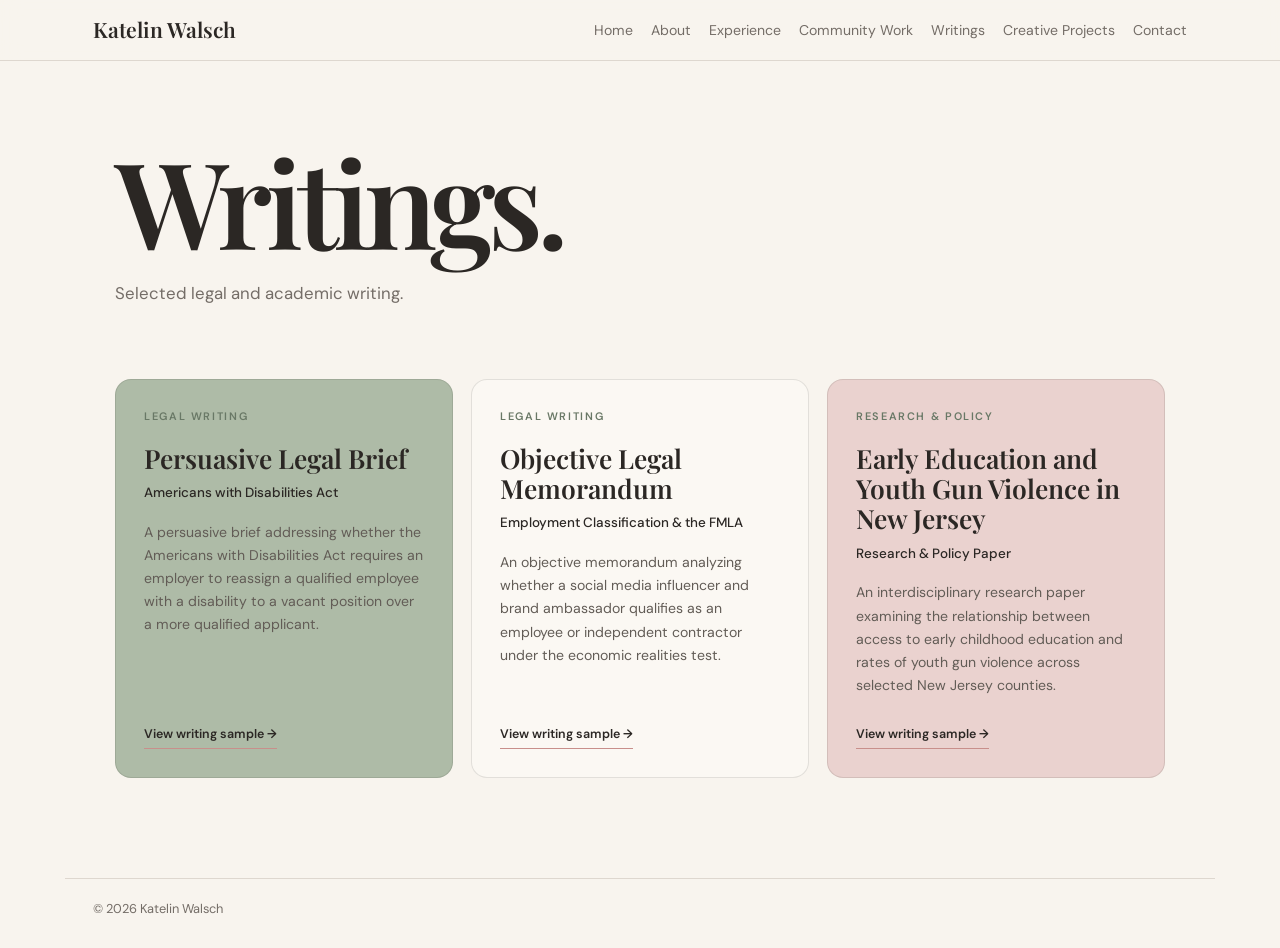
<file: writings.html>
<!DOCTYPE html>
<html lang="en">

<head>
  <meta charset="UTF-8" />
  <meta name="viewport" content="width=device-width, initial-scale=1.0" />

  <title>Writings | Katelin Walsch</title>

  <meta
    name="description"
    content="Selected legal and academic writing by Katelin Walsch."
  />

  <link rel="preconnect" href="https://fonts.googleapis.com" />
  <link rel="preconnect" href="https://fonts.gstatic.com" crossorigin />

  <link
    href="https://fonts.googleapis.com/css2?family=DM+Sans:wght@400;500;600&family=Playfair+Display:ital,wght@0,600;1,500&display=swap"
    rel="stylesheet"
  />

  <link rel="stylesheet" href="styles.css" />
</head>


<body>

  <!-- NAVIGATION -->

  <nav>

    <div class="nav-inner">

      <a href="index.html" class="brand">
        Katelin Walsch
      </a>

      <ul class="nav-links">

        <li><a href="index.html">Home</a></li>
        <li><a href="about.html">About</a></li>
        <li><a href="experience.html">Experience</a></li>
        <li><a href="community.html">Community Work</a></li>
        <li><a href="writings.html">Writings</a></li>
        <li><a href="creative.html">Creative Projects</a></li>
        <li><a href="contact.html">Contact</a></li>

      </ul>

    </div>

  </nav>


  <!-- MAIN -->

  <main class="writings-main">


    <!-- HERO -->

    <section class="writings-hero">

      <h1>Writings.</h1>

      <p>
        Selected legal and academic writing.
      </p>

    </section>


    <!-- WRITING CARDS -->

    <section class="writing-card-grid">


      <!-- PERSUASIVE BRIEF -->

      <article class="writing-block writing-block-sage">

        <div class="writing-block-type">
          Legal Writing
        </div>

        <h2>
          Persuasive Legal Brief
        </h2>

        <p class="writing-block-subtitle">
          Americans with Disabilities Act
        </p>

        <p class="writing-block-description">
          A persuasive brief addressing whether the Americans with
          Disabilities Act requires an employer to reassign a qualified
          employee with a disability to a vacant position over a more
          qualified applicant.
        </p>

        <a
          href="Persuasive Legal Brief.pdf"
          target="_blank"
          rel="noopener noreferrer"
          class="writing-block-link"
        >
          View writing sample →
        </a>

      </article>


      <!-- OBJECTIVE MEMO -->

      <article class="writing-block writing-block-cream">

        <div class="writing-block-type">
          Legal Writing
        </div>

        <h2>
          Objective Legal Memorandum
        </h2>

        <p class="writing-block-subtitle">
          Employment Classification &amp; the FMLA
        </p>

        <p class="writing-block-description">
          An objective memorandum analyzing whether a social media influencer
          and brand ambassador qualifies as an employee or independent
          contractor under the economic realities test.
        </p>

        <a
          href="Objective Memo.pdf"
          target="_blank"
          rel="noopener noreferrer"
          class="writing-block-link"
        >
          View writing sample →
        </a>

      </article>


      <!-- RESEARCH PAPER -->

      <article class="writing-block writing-block-blush">

        <div class="writing-block-type">
          Research &amp; Policy
        </div>

        <h2>
          Early Education and Youth Gun Violence in New Jersey
        </h2>

        <p class="writing-block-subtitle">
          Research &amp; Policy Paper
        </p>

        <p class="writing-block-description">
          An interdisciplinary research paper examining the relationship
          between access to early childhood education and rates of youth gun
          violence across selected New Jersey counties.
        </p>

        <a
          href="EARLY EDUCATION AND YOUTH GUN VIOLENCE IN NEW JERSEY.pdf"
          target="_blank"
          rel="noopener noreferrer"
          class="writing-block-link"
        >
          View writing sample →
        </a>

      </article>


    </section>

  </main>


  <!-- FOOTER -->

  <footer>
    <span>© 2026 Katelin Walsch</span>
  </footer>


</body>

</html>
</file>
<file: styles.css>
:root {
  --cream: #f8f4ee;
  --paper: #fffdf9;

  --ink: #2b2724;
  --muted: #746d67;

  --sage: #a9b6a3;
  --sage-dark: #6c7c67;

  --rose: #d6aaa6;
  --rose-light: #f1dfdc;

  --line: #ded7cf;
}


/* ===============================
   GLOBAL
================================ */

* {
  box-sizing: border-box;
  margin: 0;
  padding: 0;
}

html {
  scroll-behavior: smooth;
}

body {
  font-family: "DM Sans", sans-serif;
  background: var(--cream);
  color: var(--ink);
  line-height: 1.6;
}

a {
  color: inherit;
}

h1,
h2,
h3 {
  font-family: "Playfair Display", serif;
  line-height: 1.1;
  font-weight: 600;
}


/* ===============================
   NAVIGATION
================================ */

nav {
  position: sticky;
  top: 0;
  z-index: 1000;

  background: rgba(248, 244, 238, 0.95);
  backdrop-filter: blur(10px);

  border-bottom: 1px solid var(--line);
}

.nav-inner {
  max-width: 1150px;
  margin: 0 auto;

  padding: 13px 28px;

  display: flex;
  align-items: center;
  justify-content: space-between;

  gap: 22px;
}

.brand {
  font-family: "Playfair Display", serif;
  font-size: 1.32rem;
  font-weight: 600;

  text-decoration: none;
  white-space: nowrap;
}

.nav-links {
  display: flex;
  flex-wrap: wrap;
  justify-content: flex-end;

  gap: 18px;

  list-style: none;
}

.nav-links a {
  color: var(--muted);

  text-decoration: none;

  font-size: 0.88rem;

  transition: color 0.2s ease;
}

.nav-links a:hover {
  color: var(--sage-dark);
}


/* ===============================
   HOMEPAGE
================================ */

.section {
  max-width: 1150px;

  margin: 0 auto;

  padding-left: 28px;
  padding-right: 28px;
}


/* HOME HERO */

.hero {
  padding-top: 30px;
  padding-bottom: 28px;
}

.hero-grid {
  display: grid;

  grid-template-columns: minmax(0, 1fr) 290px;

  gap: 48px;

  align-items: center;
}

.hero-inner {
  min-width: 0;
  max-width: 700px;
}

.eyebrow {
  margin-bottom: 8px;

  color: var(--sage-dark);

  text-transform: uppercase;
  letter-spacing: 0.15em;

  font-size: 0.72rem;
  font-weight: 600;
}

.hero h1 {
  margin-bottom: 14px;

  font-size: clamp(4rem, 8vw, 6.5rem);

  letter-spacing: -0.05em;
}

.hero h1 span {
  color: var(--sage-dark);
  font-style: italic;
}

.hero-copy {
  max-width: 630px;

  color: var(--muted);

  font-size: 1.1rem;
}

.hero-buttons {
  margin-top: 20px;

  display: flex;
  flex-wrap: wrap;

  gap: 11px;
}


/* HEADSHOT */

.hero-photo-wrap {
  width: 290px;

  justify-self: end;

  transform: translate(-24px, 18px);
}

.hero-photo {
  display: block;

  width: 290px;
  height: 330px;

  object-fit: cover;
  object-position: center 42%;

  border-radius: 18px;

  box-shadow: 0 12px 30px rgba(43, 39, 36, 0.11);
}


/* BUTTONS */

.button {
  display: inline-block;

  padding: 10px 19px;

  border-radius: 999px;

  text-decoration: none;

  font-size: 0.88rem;
  font-weight: 500;
}

.button-dark {
  background: var(--ink);
  color: white;
}

.button-light {
  background: var(--paper);

  border: 1px solid var(--line);
}


/* HOME ABOUT */

.about-section {
  padding-top: 18px;
  padding-bottom: 18px;
}

.intro-grid {
  display: grid;

  grid-template-columns: 0.9fr 1.45fr;

  gap: 42px;

  align-items: start;
}

.intro-grid h2 {
  font-size: clamp(2.1rem, 4vw, 3rem);
}

.intro-copy {
  color: var(--muted);
}

.intro-copy p + p {
  margin-top: 10px;
}

.text-link {
  display: inline-block;

  margin-top: 16px;

  text-decoration: none;

  font-size: 0.88rem;
  font-weight: 600;

  border-bottom: 1px solid var(--rose);
}


/* HOME HIGHLIGHTS */

.highlights-section {
  padding-top: 44px;
  padding-bottom: 26px;
}

.highlights-section h2 {
  margin-bottom: 18px;

  font-size: clamp(2.1rem, 4vw, 3rem);
}

.highlight-grid {
  display: grid;

  grid-template-columns: repeat(3, 1fr);

  gap: 16px;
}

.highlight-card {
  min-height: 205px;

  padding: 23px;

  display: flex;
  flex-direction: column;
  justify-content: space-between;

  border: 1px solid var(--line);
  border-radius: 18px;
}

.writing-card {
  background: var(--sage);
}

.crochet-card {
  background: var(--paper);
}

.accomplishments-card {
  background: var(--rose-light);
}

.card-label {
  margin-bottom: 9px;

  color: var(--sage-dark);

  text-transform: uppercase;
  letter-spacing: 0.13em;

  font-size: 0.69rem;
  font-weight: 600;
}

.highlight-card h3 {
  margin-bottom: 7px;

  font-size: 1.5rem;
}

.highlight-card p {
  color: var(--muted);

  font-size: 0.9rem;
}

.card-link {
  display: inline-block;

  width: fit-content;

  margin-top: 16px;

  text-decoration: none;

  font-size: 0.86rem;
  font-weight: 600;

  border-bottom: 1px solid var(--rose);
}


/* HOME CONTACT */

.contact-section {
  padding-top: 24px;
  padding-bottom: 26px;
}

.contact-panel {
  padding: 32px 38px;

  background: var(--ink);

  color: white;

  border-radius: 22px;
}

.contact-panel h2 {
  margin-bottom: 7px;

  font-size: clamp(2.1rem, 4vw, 3rem);
}

.contact-panel p {
  color: #d8d3cf;
}


/* ===============================
   ABOUT PAGE
================================ */

.about-main {
  width: min(100% - 56px, 1050px);

  margin: 0 auto;
}


/* ABOUT HERO */

.about-hero {
  max-width: 820px;

  padding: 58px 0;
}

.about-kicker {
  margin-bottom: 8px;

  color: var(--sage-dark);

  text-transform: uppercase;
  letter-spacing: 0.16em;

  font-size: 0.72rem;
  font-weight: 600;
}

.about-hero h1 {
  margin-bottom: 20px;

  font-size: clamp(4rem, 8vw, 6.3rem);

  letter-spacing: -0.045em;
}

.about-lead {
  max-width: 760px;

  color: var(--muted);

  font-size: 1.17rem;
  line-height: 1.7;
}


/* MAJOR ABOUT SECTIONS */

.about-section,
.about-section-row {
  padding: 58px 0;

  border-top: 1px solid var(--line);
}

.about-section h2,
.about-section-heading h2 {
  margin-bottom: 30px;

  font-size: clamp(2rem, 4vw, 2.8rem);
}


/* BACKGROUND */

.about-section-row {
  display: grid;

  grid-template-columns: 0.75fr 1.5fr;

  gap: 80px;
}

.about-section-row .about-section-heading h2 {
  margin-bottom: 0;
}

.about-copy {
  max-width: 690px;

  color: var(--muted);

  font-size: 1.02rem;
  line-height: 1.75;
}

.about-copy p + p {
  margin-top: 22px;
}


/* EDUCATION */

.simple-list {
  border-top: 1px solid var(--line);
}

.education-row {
  display: flex;

  justify-content: space-between;
  align-items: center;

  gap: 30px;

  padding: 27px 0;

  border-bottom: 1px solid var(--line);
}

.education-row h3 {
  margin-bottom: 5px;

  font-size: 1.35rem;
}

.education-row p,
.education-row span {
  color: var(--muted);
}

.education-row span {
  font-size: 0.9rem;

  white-space: nowrap;
}


/* ===============================
   AWARDS
================================ */

.awards-list {
  border-top: 1px solid var(--line);
}

.award {
  padding: 32px 0;

  border-bottom: 1px solid var(--line);
}

.award-content h3 {
  margin-bottom: 6px;

  font-size: 1.42rem;
}

.award-content > p {
  color: var(--muted);

  font-size: 0.94rem;
}

.award-detail {
  max-width: 660px;

  margin-top: 10px;

  line-height: 1.65;
}

.award-link {
  display: inline-block;

  margin-top: 9px;

  text-decoration: none;

  font-size: 0.86rem;
  font-weight: 600;

  border-bottom: 1px solid var(--rose);
}


/* AWARD + IMAGE LAYOUT */

.award-media {
  display: grid;

  grid-template-columns: minmax(0, 1fr) 300px;

  gap: 42px;

  align-items: center;
}


/* ===============================
   STAR PHOTO
================================ */

.star-image-wrap {
  width: 300px;

  justify-self: end;
}

.star-image {
  display: block;

  width: 300px;
  height: 195px;

  object-fit: cover;

  border-radius: 12px;
}


/* ===============================
   NOTRE DAME THUMBNAIL
================================ */

.notre-dame-media {
  width: 300px;

  justify-self: end;

  display: flex;
  flex-direction: column;

  align-items: flex-start;

  gap: 9px;
}

.notre-dame-image-link {
  display: block;

  width: 300px;
  height: 195px;

  line-height: 0;

  overflow: hidden;

  border-radius: 12px;
}

.notre-dame-image {
  display: block;

  width: 300px;
  height: 195px;

  max-width: none;

  object-fit: cover;

  border-radius: 12px;
}

.notre-dame-link {
  display: inline-block;

  margin-top: 0;

  text-decoration: none;

  font-size: 0.86rem;
  font-weight: 600;

  border-bottom: 1px solid var(--rose);
}


/* ===============================
   NOTRE DAME THUMBNAIL â€” ENLARGED
   Add class "notre-dame-award-media" to the
   .award-media wrapper around the Notre Dame
   Merit Fellowship section in your HTML, e.g.:
   <div class="award-media notre-dame-award-media">
================================ */

.notre-dame-award-media {
  grid-template-columns: minmax(0, 1fr) 380px;
}

.notre-dame-award-media .notre-dame-media {
  width: 380px;
}

.notre-dame-award-media .notre-dame-image-link,
.notre-dame-award-media .notre-dame-image {
  width: 380px;
  height: 247px;
}


/* ===============================
   INTERESTS
================================ */

.interests-section {
  padding-bottom: 64px;
}

.interest-list {
  display: flex;

  flex-wrap: wrap;

  gap: 12px;
}

.interest-list span {
  padding: 10px 16px;

  background: var(--paper);

  border: 1px solid var(--line);
  border-radius: 999px;

  color: var(--muted);

  font-size: 0.9rem;
}


/* ===============================
   FOOTER
================================ */

footer {
  max-width: 1150px;

  margin: 0 auto;

  padding: 20px 28px 28px;

  border-top: 1px solid var(--line);

  color: var(--muted);

  font-size: 0.8rem;
}


/* ===============================
   TABLET
================================ */

@media (max-width: 900px) {

  .hero-grid {
    grid-template-columns: minmax(0, 1fr) 240px;
  }

  .hero-photo-wrap {
    width: 240px;

    transform: translate(-10px, 14px);
  }

  .hero-photo {
    width: 240px;
    height: 285px;
  }

  .highlight-grid,
  .intro-grid,
  .about-section-row {
    grid-template-columns: 1fr;
  }

  .about-section-row {
    gap: 28px;
  }

  .nav-inner {
    flex-direction: column;

    align-items: flex-start;
  }

  .nav-links {
    justify-content: flex-start;
  }

}


/* ===============================
   MOBILE
================================ */

@media (max-width: 650px) {

  .nav-inner {
    padding: 12px 20px;
  }

  .section {
    padding-left: 20px;
    padding-right: 20px;
  }

  .hero-grid {
    grid-template-columns: 1fr;
  }

  .hero-photo-wrap {
    width: 100%;

    justify-self: start;

    transform: none;
  }

  .hero-photo {
    width: 230px;
    height: 270px;
  }


  /* ABOUT */

  .about-main {
    width: calc(100% - 40px);
  }

  .about-hero {
    padding: 40px 0;
  }

  .about-section,
  .about-section-row {
    padding: 42px 0;
  }

  .education-row {
    flex-direction: column;

    align-items: flex-start;

    gap: 5px;
  }


  /* AWARD PHOTOS */

  .award-media {
    grid-template-columns: 1fr;

    gap: 20px;
  }

  .star-image-wrap,
  .notre-dame-media {
    justify-self: start;
  }

  .star-image-wrap {
    width: 260px;
  }

  .star-image {
    width: 260px;
    height: 170px;
  }

  .notre-dame-media {
    width: 260px;
  }

  .notre-dame-image-link {
    width: 260px;
    height: 170px;
  }

  .notre-dame-image {
    width: 260px;
    height: 170px;
  }

  /* Notre Dame enlarged version stays same size as
     the regular one on mobile since screen is narrow */
  .notre-dame-award-media .notre-dame-media {
    width: 260px;
  }

  .notre-dame-award-media .notre-dame-image-link,
  .notre-dame-award-media .notre-dame-image {
    width: 260px;
    height: 170px;
  }

}

/* =========================================
   CROCHET GALLERY
========================================= */

.crochet-gallery-main {
  width: min(100% - 56px, 1050px);
  margin: 0 auto;
}


/* PAGE INTRO */

.crochet-gallery-hero {
  max-width: 800px;
  padding: 58px 0 52px;
}

.crochet-gallery-kicker {
  margin-bottom: 8px;

  color: var(--sage-dark);

  text-transform: uppercase;
  letter-spacing: 0.16em;

  font-size: 0.72rem;
  font-weight: 600;
}

.crochet-gallery-hero h1 {
  margin-bottom: 18px;

  font-family: "Playfair Display", serif;

  font-size: clamp(4rem, 8vw, 6.3rem);
  line-height: 1;

  letter-spacing: -0.045em;
}

.crochet-gallery-hero p {
  max-width: 650px;

  color: var(--muted);

  font-size: 1.08rem;
  line-height: 1.7;
}


/* GALLERY */

.crochet-gallery-section {
  padding: 48px 0 68px;

  border-top: 1px solid var(--line);
}

.crochet-gallery-grid {
  display: grid;

  grid-template-columns: repeat(3, minmax(0, 1fr));

  column-gap: 24px;
  row-gap: 38px;

  align-items: start;
}


/* INDIVIDUAL PROJECT */

.gallery-project {
  margin: 0;
}


/* 
   Every source image is already cropped 4:5,
   so the browser does not need to crop anything.
*/

.gallery-image-wrap {
  width: 100%;
  aspect-ratio: 4 / 5;

  overflow: hidden;

  background: var(--paper);

  border-radius: 14px;
}

.gallery-image-wrap img {
  display: block;

  width: 100%;
  height: 100%;

  object-fit: contain;

  border-radius: 14px;

  transition: transform 0.2s ease;
}


/* VERY SUBTLE HOVER */

.gallery-project:hover .gallery-image-wrap img {
  transform: scale(1.01);
}


/* PROJECT NAME */

.gallery-project figcaption {
  margin-top: 10px;

  color: var(--ink);

  font-family: "DM Sans", sans-serif;

  font-size: 0.9rem;
  font-weight: 500;

  line-height: 1.4;
}


/* =========================================
   CROCHET TABLET
========================================= */

@media (max-width: 900px) {

  .crochet-gallery-grid {
    grid-template-columns: repeat(2, minmax(0, 1fr));

    column-gap: 20px;
    row-gap: 32px;
  }

}


/* =========================================
   CROCHET MOBILE
========================================= */

@media (max-width: 650px) {

  .crochet-gallery-main {
    width: calc(100% - 40px);
  }

  .crochet-gallery-hero {
    padding: 40px 0 40px;
  }

  .crochet-gallery-hero h1 {
    font-size: clamp(3.5rem, 17vw, 5rem);
  }

  .crochet-gallery-section {
    padding: 38px 0 50px;
  }

  .crochet-gallery-grid {
    grid-template-columns: 1fr;

    row-gap: 30px;
  }

  .gallery-project figcaption {
    margin-top: 9px;

    font-size: 0.9rem;
  }

}

/* =========================================
   EXPERIENCE PAGE
========================================= */

.experience-main {
  width: min(100% - 56px, 1050px);
  margin: 0 auto;
}


/* PAGE HEADER */

.experience-hero {
  max-width: 900px;
  padding: 58px 0 52px;
}

.experience-kicker {
  margin-bottom: 8px;

  color: var(--sage-dark);

  text-transform: uppercase;
  letter-spacing: 0.16em;

  font-size: 0.72rem;
  font-weight: 600;
}

.experience-hero h1 {
  font-family: "Playfair Display", serif;

  font-size: clamp(4rem, 8vw, 6.3rem);
  line-height: 1;

  letter-spacing: -0.045em;
}


/* EXPERIENCE LIST */

.experience-section {
  padding: 48px 0 70px;

  border-top: 1px solid var(--line);
}

.experience-list {
  border-top: 1px solid var(--line);
}

.experience-row {
  display: grid;

  grid-template-columns: minmax(0, 1fr) auto;

  gap: 45px;

  align-items: center;

  padding: 30px 0;

  border-bottom: 1px solid var(--line);
}


/* COMPANY + TITLE */

.experience-info h2 {
  margin-bottom: 7px;

  font-family: "Playfair Display", serif;

  font-size: 1.5rem;
  line-height: 1.2;
}

.experience-title {
  color: var(--muted);

  font-size: 0.95rem;
  line-height: 1.5;
}


/* INCOMING LABEL */

.experience-note {
  display: inline-block;

  margin-top: 8px;

  color: var(--sage-dark);

  text-transform: uppercase;
  letter-spacing: 0.11em;

  font-size: 0.7rem;
  font-weight: 600;
}


/* DATES */

.experience-date {
  color: var(--muted);

  font-size: 0.88rem;

  white-space: nowrap;

  text-align: right;
}

/* =========================================
   EXPERIENCE MOBILE
========================================= */

@media (max-width: 650px) {

  .experience-main {
    width: calc(100% - 40px);
  }

  .experience-hero {
    padding: 40px 0 40px;
  }

  .experience-hero h1 {
    font-size: clamp(3.5rem, 17vw, 5rem);
  }

  .experience-section {
    padding: 38px 0 50px;
  }

  .experience-row {
    grid-template-columns: 1fr;

    gap: 7px;

    padding: 25px 0;
  }

  .experience-date {
    margin-top: 3px;

    text-align: left;
  }

}

/* =========================================
   COMMUNITY WORK PAGE
========================================= */

.community-main {
  width: min(100% - 56px, 1050px);
  margin: 0 auto;
}


/* PAGE HEADER */

.community-hero {
  padding: 70px 0 50px;
}

.community-hero h1 {
  margin: 0;

  font-family: "Playfair Display", serif;

  font-size: clamp(4rem, 8vw, 6rem);
  line-height: 1;

  letter-spacing: -0.045em;
}


/* =========================================
   DAVIS POLK
========================================= */

.community-project {
  padding: 50px 0 70px;

  border-top: 1px solid var(--line);
}


/* HEADING */

.community-project-heading {
  margin-bottom: 28px;
}

.community-project-heading h2 {
  margin: 0 0 8px;

  font-family: "Playfair Display", serif;

  font-size: 2rem;
  line-height: 1.2;
}

.community-project-heading p {
  margin: 0;

  color: var(--muted);

  font-size: 0.95rem;
}

.community-project-date {
  display: block;

  margin-top: 6px;

  color: var(--muted);

  font-size: 0.83rem;
}


/* FEATURED SPEAKING PHOTO */

.community-feature-photo {
  width: 520px;
  max-width: 100%;

  margin: 30px 0 38px;
}

.community-feature-photo img {
  display: block;

  width: 100%;
  height: auto;

  border-radius: 12px;
}


/* PROJECT DESCRIPTION */

.community-project-copy {
  max-width: 760px;

  margin-bottom: 42px;
}

.community-project-copy p {
  margin: 0 0 18px;

  color: var(--muted);

  font-size: 1rem;
  line-height: 1.7;
}


/* =========================================
   PHOTO GALLERY
========================================= */

.community-photo-grid {
  display: grid;

  grid-template-columns: repeat(2, minmax(0, 1fr));

  gap: 18px;

  width: 100%;
  max-width: 760px;
}

.community-photo {
  display: block;

  width: 100%;

  padding: 0;

  background: none;

  border: 0;
  border-radius: 11px;

  overflow: hidden;

  cursor: zoom-in;
}

.community-photo img {
  display: block;

  width: 100%;
  height: 230px;

  object-fit: cover;

  border-radius: 11px;

  transition:
    transform 0.2s ease,
    opacity 0.2s ease;
}

.community-photo:hover img {
  transform: scale(1.02);
  opacity: 0.92;
}

.gallery-hint {
  margin-top: 11px;

  color: var(--muted);

  font-size: 0.75rem;
}


/* =========================================
   LIGHTBOX
========================================= */

.photo-lightbox {
  position: fixed;

  inset: 0;

  z-index: 5000;

  display: none;

  align-items: center;
  justify-content: center;

  padding: 40px;

  background: rgba(25, 22, 20, 0.88);
}

.photo-lightbox.open {
  display: flex;
}

.photo-lightbox img {
  display: block;

  max-width: 92vw;
  max-height: 88vh;

  width: auto;
  height: auto;

  object-fit: contain;

  border-radius: 8px;

  box-shadow: 0 18px 55px rgba(0, 0, 0, 0.35);
}

.lightbox-close {
  position: fixed;

  top: 24px;
  right: 30px;

  width: 44px;
  height: 44px;

  padding: 0;

  background: transparent;

  border: 0;

  color: white;

  font-family: "DM Sans", sans-serif;

  font-size: 2.3rem;
  line-height: 1;

  cursor: pointer;
}

body.lightbox-open {
  overflow: hidden;
}


/* =========================================
   JUSTICE IN EDUCATION
========================================= */

.justice-project {
  padding: 55px 0 70px;

  border-top: 1px solid var(--line);
}

.justice-project-copy {
  max-width: 760px;

  margin-top: 24px;
}

.justice-project-copy p {
  margin: 0;

  color: var(--muted);

  font-size: 1rem;
  line-height: 1.7;
}


/* =========================================
   MOBILE
========================================= */

@media (max-width: 650px) {

  .community-main {
    width: calc(100% - 40px);
  }

  .community-hero {
    padding: 48px 0 40px;
  }

  .community-hero h1 {
    font-size: clamp(3.4rem, 16vw, 4.8rem);
  }

  .community-project {
    padding: 40px 0 50px;
  }

  .community-project-heading h2 {
    font-size: 1.7rem;
  }

  .community-feature-photo {
    width: 100%;

    margin: 24px 0 30px;
  }

  .community-project-copy {
    margin-bottom: 30px;
  }

  .community-project-copy p,
  .justice-project-copy p {
    font-size: 0.96rem;
  }

  .community-photo-grid {
    grid-template-columns: 1fr;

    width: 100%;

    gap: 14px;
  }

  .community-photo img {
    height: auto;

    aspect-ratio: 4 / 3;

    object-fit: cover;
  }

  .justice-project {
    padding: 45px 0 60px;
  }

  .photo-lightbox {
    padding: 20px;
  }

  .lightbox-close {
    top: 16px;
    right: 16px;
  }

}


/* =========================================
   CONTACT PAGE
========================================= */

.contact-main {
  width: min(100% - 56px, 1050px);
  margin: 0 auto;
}


/* HEADER */

.contact-hero {
  max-width: 760px;

  padding: 70px 0 58px;
}

.contact-hero h1 {
  margin: 0 0 22px;

  font-family: "Playfair Display", serif;

  font-size: clamp(4rem, 8vw, 6rem);
  line-height: 1;

  letter-spacing: -0.045em;
}

.contact-hero p {
  max-width: 620px;

  margin: 0;

  color: var(--muted);

  font-size: 1.05rem;
  line-height: 1.7;
}


/* CONTACT DETAILS */

.contact-details {
  padding: 10px 0 90px;

  border-top: 1px solid var(--line);
}

.contact-row {
  display: grid;

  grid-template-columns: 180px minmax(0, 1fr);

  gap: 40px;

  align-items: center;

  padding: 30px 0;

  border-bottom: 1px solid var(--line);
}

.contact-label {
  color: var(--muted);

  font-size: 0.78rem;
  font-weight: 600;

  text-transform: uppercase;
  letter-spacing: 0.12em;
}

.contact-value a {
  color: var(--ink);

  font-family: "Playfair Display", serif;

  font-size: 1.45rem;
  line-height: 1.3;

  text-decoration: none;

  border-bottom: 1px solid var(--rose);

  transition: color 0.2s ease;
}

.contact-value a:hover {
  color: var(--sage-dark);
}


/* MOBILE */

@media (max-width: 650px) {

  .contact-main {
    width: calc(100% - 40px);
  }

  .contact-hero {
    padding: 48px 0 45px;
  }

  .contact-hero h1 {
    font-size: clamp(3.4rem, 16vw, 4.8rem);
  }

  .contact-details {
    padding-bottom: 60px;
  }

  .contact-row {
    grid-template-columns: 1fr;

    gap: 8px;

    padding: 25px 0;
  }

  .contact-value a {
    font-size: 1.2rem;

    overflow-wrap: anywhere;
  }

}


/* =========================================
   CREATIVE PROJECTS LANDING PAGE
========================================= */

.creative-main {
  width: min(100% - 56px, 1050px);
  margin: 0 auto;
}


/* PAGE HEADER */

.creative-hero {
  max-width: 780px;

  padding: 70px 0 60px;
}

.creative-hero h1 {
  margin: 0 0 22px;

  font-family: "Playfair Display", serif;

  font-size: clamp(4rem, 8vw, 6rem);
  line-height: 1;

  letter-spacing: -0.045em;
}

.creative-hero p {
  max-width: 600px;

  margin: 0;

  color: var(--muted);

  font-size: 1.05rem;
  line-height: 1.7;
}


/* =========================================
   CREATIVE OPTIONS
========================================= */

.creative-options {
  padding-bottom: 100px;

  border-top: 1px solid var(--line);
}


/* INDIVIDUAL CATEGORY */

.creative-option {
  display: grid;

  grid-template-columns: 80px minmax(0, 1fr);

  gap: 35px;

  padding: 48px 0;

  color: var(--ink);

  text-decoration: none;

  border-bottom: 1px solid var(--line);

  transition: padding-left 0.2s ease;
}

.creative-option:hover {
  padding-left: 12px;
}


/* NUMBER */

.creative-number {
  padding-top: 7px;

  color: var(--muted);

  font-size: 0.75rem;
  font-weight: 600;

  letter-spacing: 0.12em;
}


/* CATEGORY TEXT */

.creative-option-content h2 {
  margin: 0 0 12px;

  font-family: "Playfair Display", serif;

  font-size: 2.2rem;
  line-height: 1.2;
}

.creative-option-content p {
  max-width: 600px;

  margin: 0 0 22px;

  color: var(--muted);

  font-size: 0.98rem;
  line-height: 1.65;
}


/* VIEW LINK */

.creative-link {
  display: inline-block;

  color: var(--sage-dark);

  font-size: 0.78rem;
  font-weight: 600;

  text-transform: uppercase;
  letter-spacing: 0.1em;
}


/* =========================================
   MOBILE
========================================= */

@media (max-width: 650px) {

  .creative-main {
    width: calc(100% - 40px);
  }

  .creative-hero {
    padding: 48px 0 45px;
  }

  .creative-hero h1 {
    font-size: clamp(3.4rem, 16vw, 4.8rem);
  }

  .creative-option {
    grid-template-columns: 45px minmax(0, 1fr);

    gap: 18px;

    padding: 35px 0;
  }

  .creative-option:hover {
    padding-left: 0;
  }

  .creative-option-content h2 {
    font-size: 1.8rem;
  }

  .creative-options {
    padding-bottom: 70px;
  }

}


/* =========================================
   CREATIVE PROJECTS SUBNAV
========================================= */

.creative-subnav {
  padding: 34px 0 0;
}

.creative-subnav-parent {
  display: inline-block;

  margin-bottom: 8px;

  color: var(--sage-dark);

  text-decoration: none;

  text-transform: uppercase;
  letter-spacing: 0.14em;

  font-size: 0.7rem;
  font-weight: 600;
}

.creative-subnav-links {
  display: flex;
  align-items: center;

  gap: 10px;

  color: var(--muted);

  font-size: 0.86rem;
}

.creative-subnav-links a {
  color: var(--muted);

  text-decoration: none;

  transition: color 0.2s ease;
}

.creative-subnav-links a:hover {
  color: var(--sage-dark);
}

.creative-subnav-links a.active {
  color: var(--ink);

  font-weight: 600;

  border-bottom: 1px solid var(--rose);
}


/* SLIGHTLY TIGHTER CROCHET HEADER
   NOW THAT SUBNAV IS ABOVE IT */

.crochet-gallery-hero {
  padding-top: 40px;
}


/* MOBILE */

@media (max-width: 650px) {

  .creative-subnav {
    padding-top: 26px;
  }

  .creative-subnav-links {
    flex-wrap: wrap;
  }

  .crochet-gallery-hero {
    padding-top: 32px;
  }

}


/* ========================================
   STATIONERY DESIGNS
======================================== */

.stationery-page {
    max-width: 900px;
    margin: 0 auto;
    padding: 70px 24px 100px;
}

.stationery-header {
    margin-bottom: 55px;
}

.stationery-header h1 {
    font-family: Georgia, "Times New Roman", serif;
    font-size: clamp(3rem, 7vw, 5.5rem);
    font-weight: 500;
    line-height: 1;
    margin: 0 0 24px;
}

.stationery-header p {
    max-width: 620px;
    font-size: 1rem;
    line-height: 1.7;
    margin-bottom: 22px;
}


/* Etsy button */

.etsy-button {
    display: inline-block;
    padding: 12px 22px;
    background-color: #2f2a26;
    color: #f8f4ef;
    text-decoration: none;
    font-size: 0.9rem;
    font-weight: 500;
    letter-spacing: 0.02em;
    border-radius: 3px;
    transition: opacity 0.2s ease, transform 0.2s ease;
}

.etsy-button:hover {
    opacity: 0.8;
    transform: translateY(-1px);
}


/* Gallery */

.stationery-gallery {
    display: grid;
    grid-template-columns: repeat(2, minmax(0, 1fr));
    gap: 55px 32px;
}

.stationery-item {
    min-width: 0;
}

.stationery-item a {
    display: block;
    overflow: hidden;
    border-radius: 8px;
}

.stationery-item img {
    display: block;
    width: 100%;
    height: auto;
    border-radius: 8px;
    transition: transform 0.25s ease;
}

.stationery-item a:hover img {
    transform: scale(1.015);
}

.stationery-item-text {
    padding-top: 16px;
}

.stationery-item-text h2 {
    font-family: Georgia, "Times New Roman", serif;
    font-size: 1.35rem;
    font-weight: 500;
    margin: 0 0 7px;
}

.stationery-item-text p {
    font-size: 0.9rem;
    line-height: 1.6;
    margin: 0;
    opacity: 0.75;
}


/* Bottom Etsy section */

.stationery-shop {
    margin-top: 90px;
    padding-top: 40px;
    border-top: 1px solid rgba(47, 42, 38, 0.18);
}

.stationery-shop h2 {
    font-family: Georgia, "Times New Roman", serif;
    font-size: 2rem;
    font-weight: 500;
    margin: 0 0 10px;
}

.stationery-shop p {
    margin: 0 0 20px;
    line-height: 1.6;
}


/* Mobile */

@media (max-width: 650px) {

    .stationery-page {
        padding: 45px 20px 70px;
    }

    .stationery-header {
        margin-bottom: 40px;
    }

    .stationery-gallery {
        grid-template-columns: 1fr;
        gap: 42px;
    }

    .stationery-shop {
        margin-top: 65px;
    }
}


/* =========================================
   WRITINGS PAGE
========================================= */

.writings-main {
  width: min(100% - 56px, 1050px);
  margin: 0 auto;
}


/* PAGE HEADER */

.writings-hero {
  padding: 82px 0 72px;
}

.writings-hero h1 {
  margin: 0 0 22px;

  font-family: "Playfair Display", serif;
  font-size: clamp(5rem, 10vw, 7.5rem);
  line-height: 0.95;
  letter-spacing: -0.05em;

  color: var(--ink);
}

.writings-hero p {
  margin: 0;

  color: var(--muted);

  font-family: "DM Sans", sans-serif;
  font-size: 1.05rem;
  line-height: 1.7;
}


/* =========================================
   WRITING BLOCKS
========================================= */

.writing-card-grid {
  display: grid;

  grid-template-columns: repeat(3, minmax(0, 1fr));

  gap: 18px;

  padding: 0 0 100px;
}


/* INDIVIDUAL BLOCK */

.writing-block {
  display: flex;
  flex-direction: column;

  min-height: 390px;

  padding: 28px;

  border: 1px solid rgba(47, 42, 38, 0.12);
  border-radius: 16px;
}


/* COLORS — MATCH HOME PAGE */

.writing-block-sage {
  background: #aebba7;
}

.writing-block-cream {
  background: #fbf8f3;
}

.writing-block-blush {
  background: #ead2cf;
}


/* CARD TYPE */

.writing-block-type {
  margin-bottom: 17px;

  color: #697866;

  font-family: "DM Sans", sans-serif;
  font-size: 0.68rem;
  font-weight: 600;

  text-transform: uppercase;
  letter-spacing: 0.15em;
}


/* CARD TITLE */

.writing-block h2 {
  margin: 0 0 10px;

  font-family: "Playfair Display", serif;
  font-size: 1.65rem;
  line-height: 1.15;

  color: var(--ink);
}


/* SUBTITLE */

.writing-block-subtitle {
  margin: 0 0 18px;

  color: var(--ink);

  font-family: "DM Sans", sans-serif;
  font-size: 0.84rem;
  font-weight: 500;

  line-height: 1.45;
}


/* DESCRIPTION */

.writing-block-description {
  margin: 0 0 28px;

  color: #625c56;

  font-family: "DM Sans", sans-serif;
  font-size: 0.88rem;
  line-height: 1.65;
}


/* LINK STAYS AT BOTTOM */

.writing-block-link {
  display: inline-block;

  width: fit-content;

  margin-top: auto;

  padding-bottom: 3px;

  color: var(--ink);

  font-family: "DM Sans", sans-serif;
  font-size: 0.78rem;
  font-weight: 600;

  text-decoration: none;

  border-bottom: 1px solid #c88f8b;
}

.writing-block-link:hover {
  opacity: 0.65;
}


/* =========================================
   TABLET
========================================= */

@media (max-width: 900px) {

  .writing-card-grid {
    grid-template-columns: repeat(2, minmax(0, 1fr));
  }

}


/* =========================================
   MOBILE
========================================= */

@media (max-width: 650px) {

  .writings-main {
    width: calc(100% - 40px);
  }

  .writings-hero {
    padding: 55px 0 50px;
  }

  .writings-hero h1 {
    font-size: clamp(4.2rem, 18vw, 5.5rem);
  }

  .writing-card-grid {
    grid-template-columns: 1fr;

    gap: 16px;

    padding-bottom: 70px;
  }

  .writing-block {
    min-height: 340px;

    padding: 25px;
  }

}


/* Fix Contact button on homepage */

.contact-panel .button-light {
  background: #f7f3ee;
  color: #2d2926;
  border: 1px solid #f7f3ee;
}

.contact-panel .button-light:hover {
  background: #ffffff;
  color: #2d2926;
  border-color: #ffffff;
}
</file>
